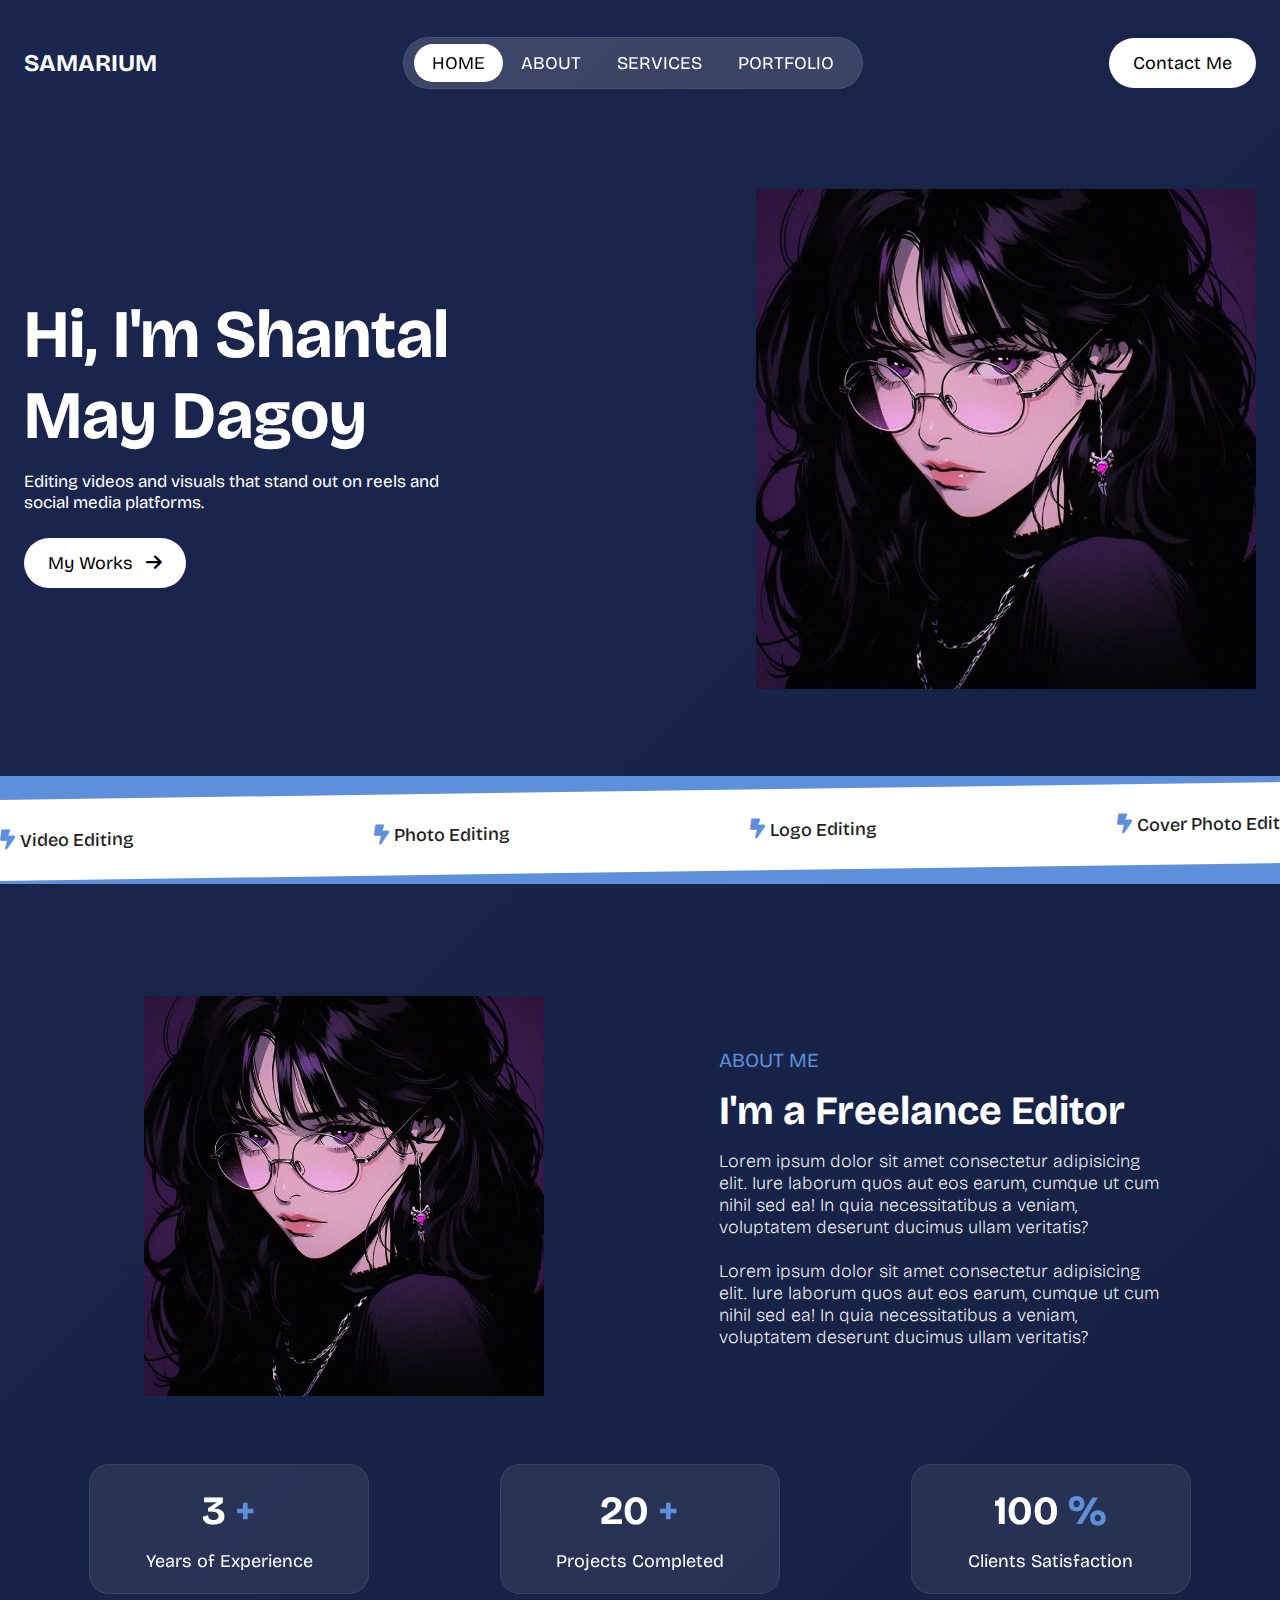
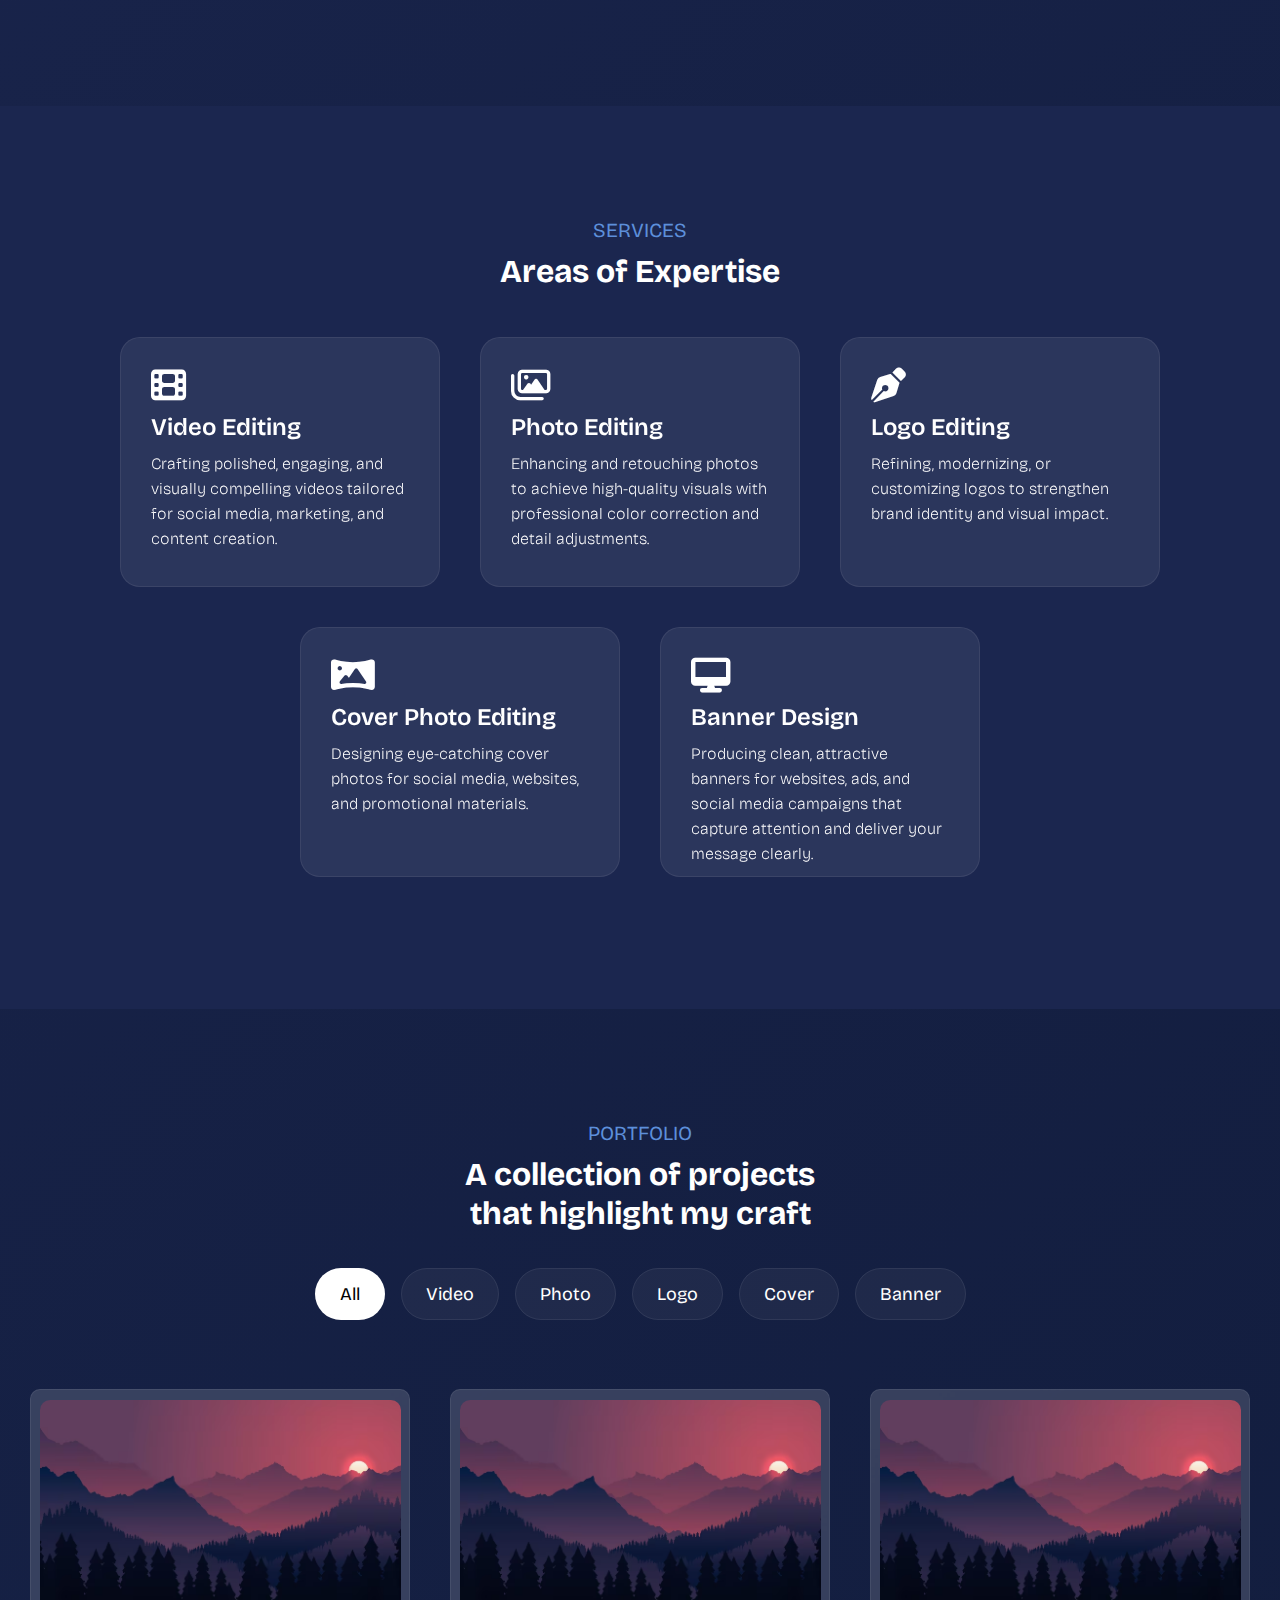
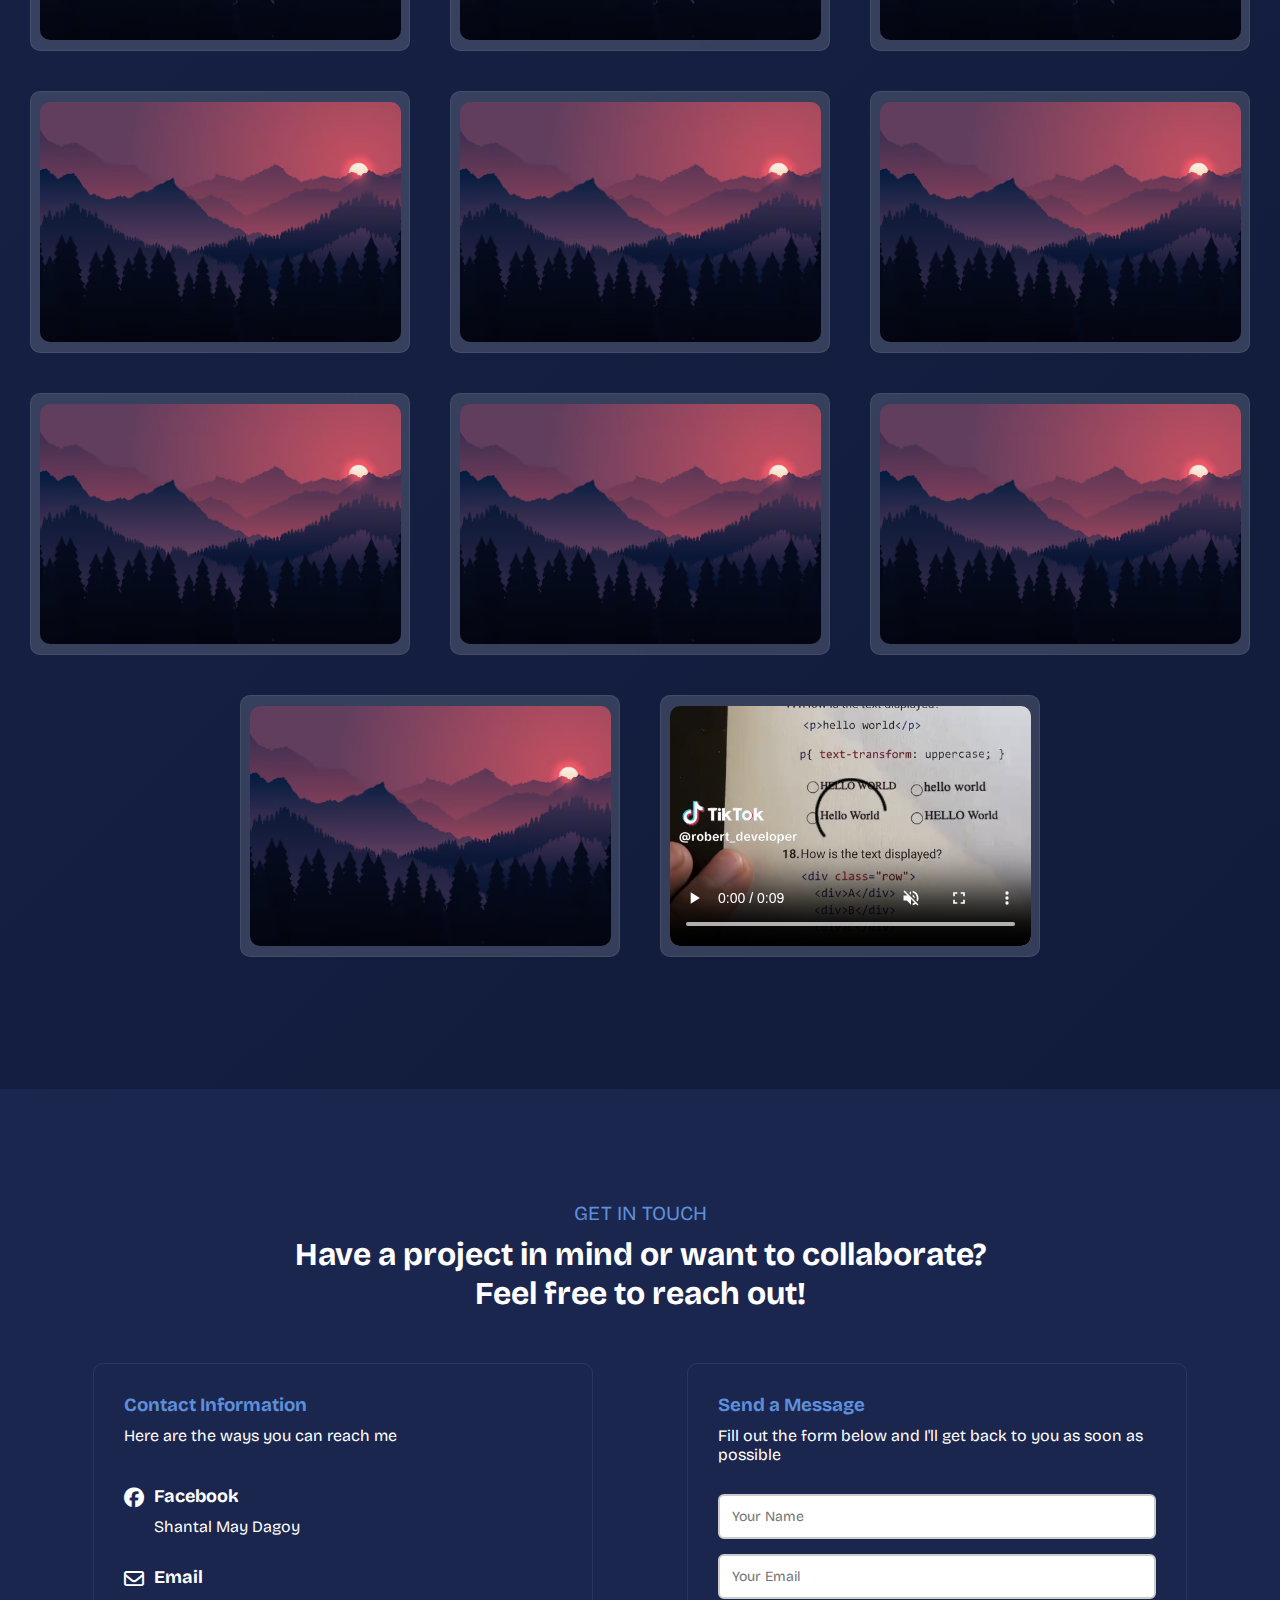
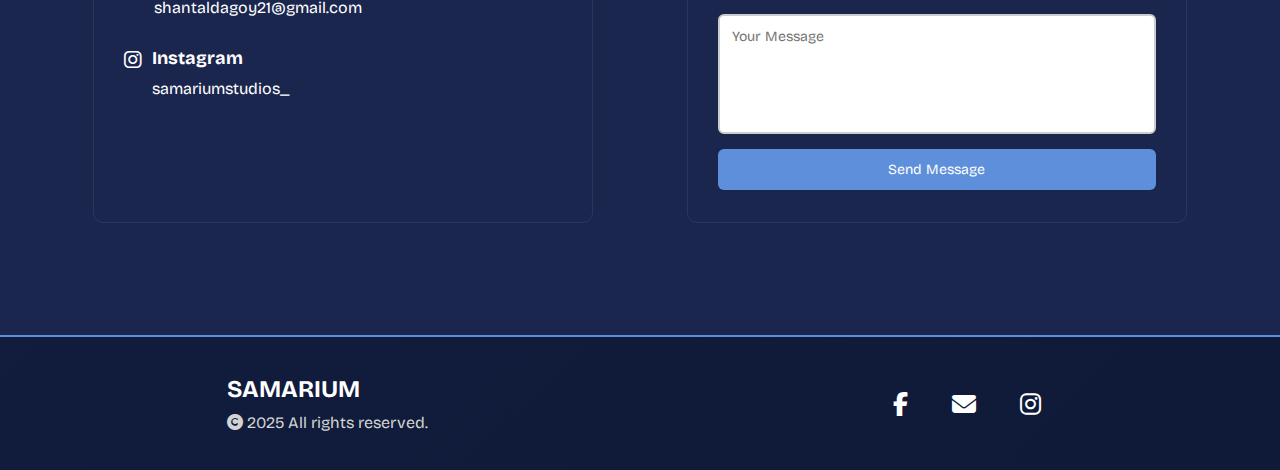
<file: index.html>
<!DOCTYPE html>
<html lang="en">
<head>
    <meta charset="UTF-8">
    <meta name="viewport" content="width=device-width, initial-scale=1.0">
    <title>Samarium's Portfolio</title>
    <link rel="stylesheet" href="https://cdnjs.cloudflare.com/ajax/libs/font-awesome/6.7.1/css/all.min.css">
    <link rel="stylesheet" href="style.css">
</head>
<body>
    <header>
        <nav class="navbar wrapper slideDownD">
            <a href="#home" class="logo">Samarium</a>
            <ul class="navlist transparent">
                <li><a href="#home" class="nav-link active">Home</a></li>
                <li><a href="#about" class="nav-link">About</a></li>
                <li><a href="#services" class="nav-link">Services</a></li>
                <li><a href="#portfolio" class="nav-link">Portfolio</a></li>
            </ul>
            <a href="#contact" class="contactBtn">Contact Me</a>
        </nav>

        <nav class="mobile-nav slideDownD">
            <div class="mobile-header wrapper">
                <a href="#home" class="logo">Samarium</a>
                <button class="bar">
                    <i class="fas fa-bars open-icon"></i>
                    <i class="fa-solid fa-xmark close-icon hide"></i>
                </button>
            </div>
            
            <div class="mobile-navnav hide">
                <ul class="mobile-navLinks wrapper ">
                    <li><a href="#home" class="mobile-link active">Home</a></li>
                    <li><a href="#about" class="mobile-link">About</a></li>
                    <li><a href="#services" class="mobile-link">Services</a></li>
                    <li><a href="#portfolio" class="mobile-link">Portfolio</a></li>
                    <li><a href="#contact" class="mobile-link">Contact</a></li>
                </ul>

                <div class="mobile-socmed wrapper">
                    <ul>
                        <li><a href="https://www.facebook.com/smandresd" target="_blank"><i class="fa-brands fa-facebook-f"></i></a></li>
                        <li><a href="" target="_blank"><i class="fa-solid fa-envelope"></i></a></li>
                        <li><a href="https://www.instagram.com/samariumstudios_/" target="_blank"><i class="fa-brands fa-instagram"></i></a></li>
                    </ul>
                </div>
            </div>
            
        </nav>
    </header>
    <main>
        <section id="home">
            <div class="hero-section wrapper">
                <div class="hero-text slideRightR">
                    <h1>Hi, I'm Shantal May Dagoy</h1>
                    <p>Editing videos and visuals that stand out on reels and social media platforms.</p>
                    <a href="#portfolio" class="myWorksBtn">My Works <i class="fa-solid fa-arrow-right"></i></a>
                </div>
                <div class="hero-image slideLeftL">
                    <img src="ngi.jpg" alt="">
                </div>
            </div>
            <div class="hero-bottom">
                <div class="banner-content">
                    <div class="banner-track">
                        <span><i class="fa-solid fa-bolt-lightning"></i>Video Editing</span>
                        <span><i class="fa-solid fa-bolt-lightning"></i>Photo Editing</span>
                        <span><i class="fa-solid fa-bolt-lightning"></i>Logo Editing</span>
                        <span><i class="fa-solid fa-bolt-lightning"></i>Cover Photo Editing</span>
                        <span><i class="fa-solid fa-bolt-lightning"></i>Banner Designing</span>
                        
                        <span><i class="fa-solid fa-bolt-lightning"></i>Video Editing</span>
                        <span><i class="fa-solid fa-bolt-lightning"></i>Photo Editing</span>
                        <span><i class="fa-solid fa-bolt-lightning"></i>Logo Editing</span>
                        <span><i class="fa-solid fa-bolt-lightning"></i>Cover Photo Editing</span>
                        <span><i class="fa-solid fa-bolt-lightning"></i>Banner Designing</span>
                    </div>
                </div>
            </div>
        </section>
        <section id="about">
            <div class="about-section wrapper">
                <div class="about-content">
                    <div class="about-image ">
                        <img src="ngi.jpg" alt="">
                    </div>
                    <div class="about-details">
                        <h3 class="title ">ABOUT ME</h3>
                        <h2 class="title-des">I'm a Freelance Editor</h2>
                        <p>Lorem ipsum dolor sit amet consectetur adipisicing elit. Iure laborum quos aut eos earum, cumque ut cum nihil sed ea! In quia necessitatibus a veniam, voluptatem deserunt ducimus ullam veritatis? <br><br>Lorem ipsum dolor sit amet consectetur adipisicing elit. Iure laborum quos aut eos earum, cumque ut cum nihil sed ea! In quia necessitatibus a veniam, voluptatem deserunt ducimus ullam veritatis?</p>
                    </div>
                </div>
                <div class="about-stats">
                    <div class="stat transparent">
                        <h1>3 <span>+</span></h1>
                        <p>Years of Experience</p>
                    </div>
                    <div class="stat transparent">
                        <h1>20 <span>+</span></h1>
                        <p>Projects Completed</p>
                    </div>
                    <div class="stat transparent">
                        <h1>100 <span>%</span></h1>
                        <p>Clients Satisfaction</p>
                    </div>
                </div>
            </div>
        </section>
        <section id="services" class="service">
            <div class="service-section wrapper">
                <div class="service-content">
                    <div class="service-header ">
                        <h3 class="title">SERVICES</h3>
                        <h1 class="title-des">Areas of Expertise</h1>
                    </div>
                    <div class="service-boxes ">
                        <div class="box transparent">
                            <i class="fa-solid fa-film"></i>
                            <h1>Video Editing</h1>
                            <p>Crafting polished, engaging, and visually compelling videos tailored for social media, marketing, and content creation.</p>
                        </div>
                        <div class="box transparent">
                            <i class="fa-regular fa-images"></i>
                            <h1>Photo Editing</h1>
                            <p>Enhancing and retouching photos to achieve high-quality visuals with professional color correction and detail adjustments.</p>
                        </div>
                        <div class="box transparent">
                            <i class="fa-solid fa-pen-nib"></i>
                            <h1>Logo Editing</h1>
                            <p>Refining, modernizing, or customizing logos to strengthen brand identity and visual impact.</p>
                        </div>
                        <div class="box transparent">
                            <i class="fa-solid fa-panorama"></i>
                            <h1>Cover Photo Editing</h1>
                            <p>Designing eye-catching cover photos for social media, websites, and promotional materials.</p>
                        </div>
                        <div class="box transparent">
                            <i class="fa-solid fa-desktop"></i>
                            <h1>Banner Design</h1>
                            <p>Producing clean, attractive banners for websites, ads, and social media campaigns that capture attention and deliver your message clearly.</p>
                        </div>
                    </div>
                </div>
            </div>
        </section>
        <section id="portfolio">
            <div class="portfolio-section wrapper">
                <div class="portfolio-content">
                    <div class="portfolio-header">
                        <h3 class="title">PORTFOLIO</h3>
                        <h1 class="title-des">A collection of projects <br> that highlight my craft</h1>
                    </div>
                    <div class="portfolio-list">
                        <ul class="pList">
                            <li><a href="#all" class="nav-option active" data-filter="all">All</a></li>
                            <li><a href="#video" class="nav-option" data-filter="video">Video</a></li>
                            <li><a href="#photo" class="nav-option" data-filter="photo">Photo</a></li>
                            <li><a href="#logo" class="nav-option" data-filter="logo">Logo</a></li>
                            <li><a href="#cover" class="nav-option" data-filter="cover">Cover</a></li>
                            <li><a href="#banner" class="nav-option" data-filter="banner">Banner</a></li>
                        </ul>
                    </div>
                    <div class="portfolio-crafts">
                        <div class="craft transparent" data-category="photo">
                            <img src="dtopimg.avif" alt="">
                        </div>
                        <div class="craft transparent" data-category="photo">
                            <img src="dtopimg.avif" alt="">
                        </div>
                        <div class="craft transparent" data-category="photo">
                            <img src="dtopimg.avif" alt="">
                        </div>
                        <div class="craft transparent" data-category="photo">
                            <img src="dtopimg.avif" alt="">
                        </div>
                        <div class="craft transparent" data-category="logo">
                            <img src="dtopimg.avif" alt="">
                        </div>
                        <div class="craft transparent" data-category="logo">
                            <img src="dtopimg.avif" alt="">
                        </div>
                        <div class="craft transparent" data-category="cover">
                            <img src="dtopimg.avif" alt="">
                        </div>
                        <div class="craft transparent" data-category="cover">
                            <img src="dtopimg.avif" alt="">
                        </div>
                        <div class="craft transparent" data-category="photo">
                            <img src="dtopimg.avif" alt="">
                        </div>
                         <div class="craft transparent" data-category="banner">
                            <img src="dtopimg.avif" alt="">
                        </div>
                        <div class="craft transparent" data-category="video">
                            <video src="vid1.mp4" controls muted></video>
                        </div>
                </div>
            </div>
        </section>
        <section id="contact">
            <div class="contact-section wrapper">
                <div class="contact-content">
                    <div class="contact-header">
                        <h3 class="title">GET IN TOUCH</h3>
                        <h1 class="title-des">Have a project in mind or want to collaborate? <br> Feel free to reach out!</h1>
                    </div>
                    <div class="contact-container">
                        <div class="contact-info con">
                            <h3>Contact Information</h3>
                            <p>Here are the ways you can reach me</p>
                            <div class="socmeds">
                                <div class="socmed">
                                    <div class="socmed-icon"><i class="fa-brands fa-facebook"></i></div>
                                    <div class="socmed-name">
                                        <h5>Facebook</h5>
                                        <p>Shantal May Dagoy</p>
                                    </div>
                                </div>
                                <div class="socmed">
                                    <div class="socmed-icon"><i class="fa-regular fa-envelope"></i></div>
                                    <div class="socmed-name">
                                        <h5>Email</h5>
                                        <p>shantaldagoy21@gmail.com</p>
                                    </div>
                                </div>
                                <div class="socmed">
                                    <div class="socmed-icon"><i class="fa-brands fa-instagram"></i></div>
                                    <div class="socmed-name">
                                        <h5>Instagram</h5>
                                        <p>samariumstudios_</p>
                                    </div>
                                </div>
                            </div>
                        </div>
                        <div class="contact-message con">
                            <h3>Send a Message</h3>
                            <p>Fill out the form below and I'll get back to you as soon as possible</p>
                            <div class="contact-inputs">
                                <form action="https://formsubmit.co/elycadieux@gmail.com" method="POST" data-netlify="true">
                                    <input type="text" placeholder="Your Name" required>
                                    <input type="text" placeholder="Your Email" required>
                                    <textarea name="msg" id="msg" placeholder="Your Message" required></textarea>
                                    <button type="submit" class="sendMsg">Send Message</button>
                                </form>
                            </div>
                        </div>
                    </div>
                </div>
            </div>
        </section>
    </main>
    <footer>
        <div class="footer-section">
            <div class="footer-name">
                <a href="#home">Samarium</a>
                <p><i class="fa-solid fa-copyright"></i> 2025 All rights reserved.</p>
            </div>
            <div class="footer-links">
                <div class="footer-socmed">
                    <ul>
                        <li><a href="https://www.facebook.com/smandresd" target="_blank"><i class="fa-brands fa-facebook-f"></i></a></li>
                        <li><a href="" target="_blank"><i class="fa-solid fa-envelope"></i></a></li>
                        <li><a href="https://www.instagram.com/samariumstudios_/" target="_blank"><i class="fa-brands fa-instagram"></i></a></li>
                    </ul>
                </div>
            </div>
        </div>
    </footer>
    <script src="script.js"></script>
</body>
</html>
</file>
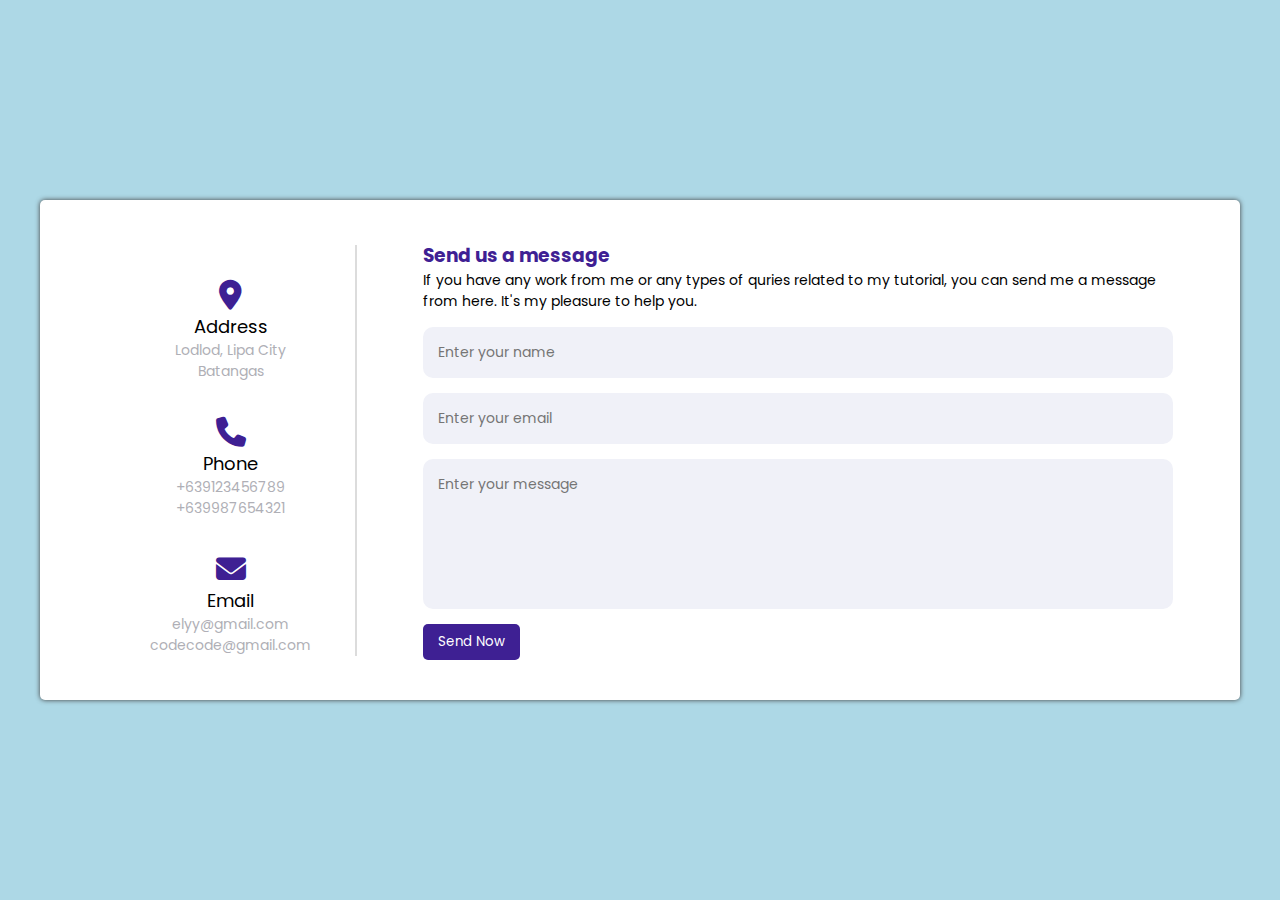
<file: contactForm/index.html>
<!DOCTYPE html>
<html lang="en">
<head>
    <meta charset="UTF-8">
    <meta name="viewport" content="width=device-width, initial-scale=1.0">
    <title>Contact Form</title>
    <link rel="stylesheet" href="https://cdnjs.cloudflare.com/ajax/libs/font-awesome/6.7.1/css/all.min.css">
    <link rel="stylesheet" href="style.css">
</head>
<body>
    <div class="container">
        <div class="details">
            <div class="details-container">
                <i class="fa-solid fa-location-dot icon"></i>
                <h3>Address</h3>
                <p>Lodlod, Lipa City <br> Batangas</p>
            </div>
            <div class="details-container">
                <i class="fa-solid fa-phone icon"></i>
                <h3>Phone</h3>
                <p>+639123456789 <br> +639987654321</p>
            </div>
            <div class="details-container">
                <i class="fa-solid fa-envelope icon"></i>
                <h3>Email</h3>
                <p>elyy@gmail.com <br> codecode@gmail.com</p>
            </div>
        </div>
        <div class="sendMsg">
            <h3 class="mainColor">Send us a message</h3>
            <p>If you have any work from me or any types of quries related to my tutorial, you can send me a message from here. It's my pleasure to help you.</p>
            <div class="inputs">
                <input type="text" placeholder="Enter your name">
                <input type="text" placeholder="Enter your email">
                <textarea class="msg" placeholder="Enter your message"></textarea>
            </div>
            <button class="sendNow">Send Now</button>
        </div>
    </div>
</body>
</html>
</file>
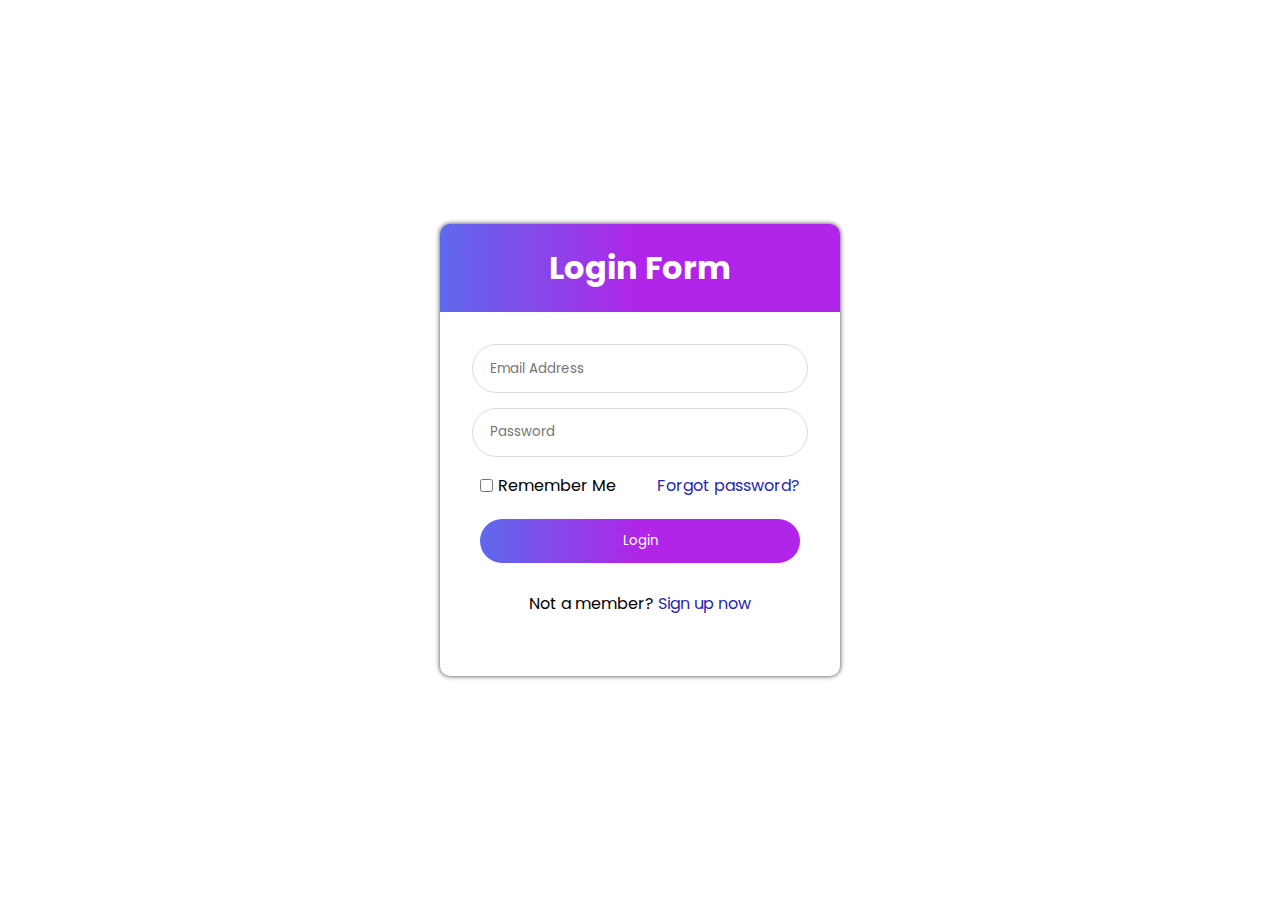
<file: loginForm/index.html>
<!DOCTYPE html>
<html lang="en">
<head>
    <meta charset="UTF-8">
    <meta name="viewport" content="width=device-width, initial-scale=1.0">
    <title>Login Form</title>
    <link rel="stylesheet" href="https://cdnjs.cloudflare.com/ajax/libs/font-awesome/6.7.1/css/all.min.css">
    <link rel="stylesheet" href="style.css">
</head>
<body>
    <div class="container">
        <div class="title-container">
            <h1>Login Form</h1>
        </div>
        <div class="input-container">
            <input type="text" placeholder="Email Address">
            <input type="text" placeholder="Password">
        </div>
        <div class="other-container">
            <div class="checkBox">
                <input type="checkbox">Remember Me
            </div>
            <div class="forgot">
                <a href="">Forgot password?</a>
            </div>
        </div>
        <button class="loginBtn">Login</button>
        <p>Not a member? <a href="">Sign up now</a></p>
    </div>
</body>
</html>
</file>
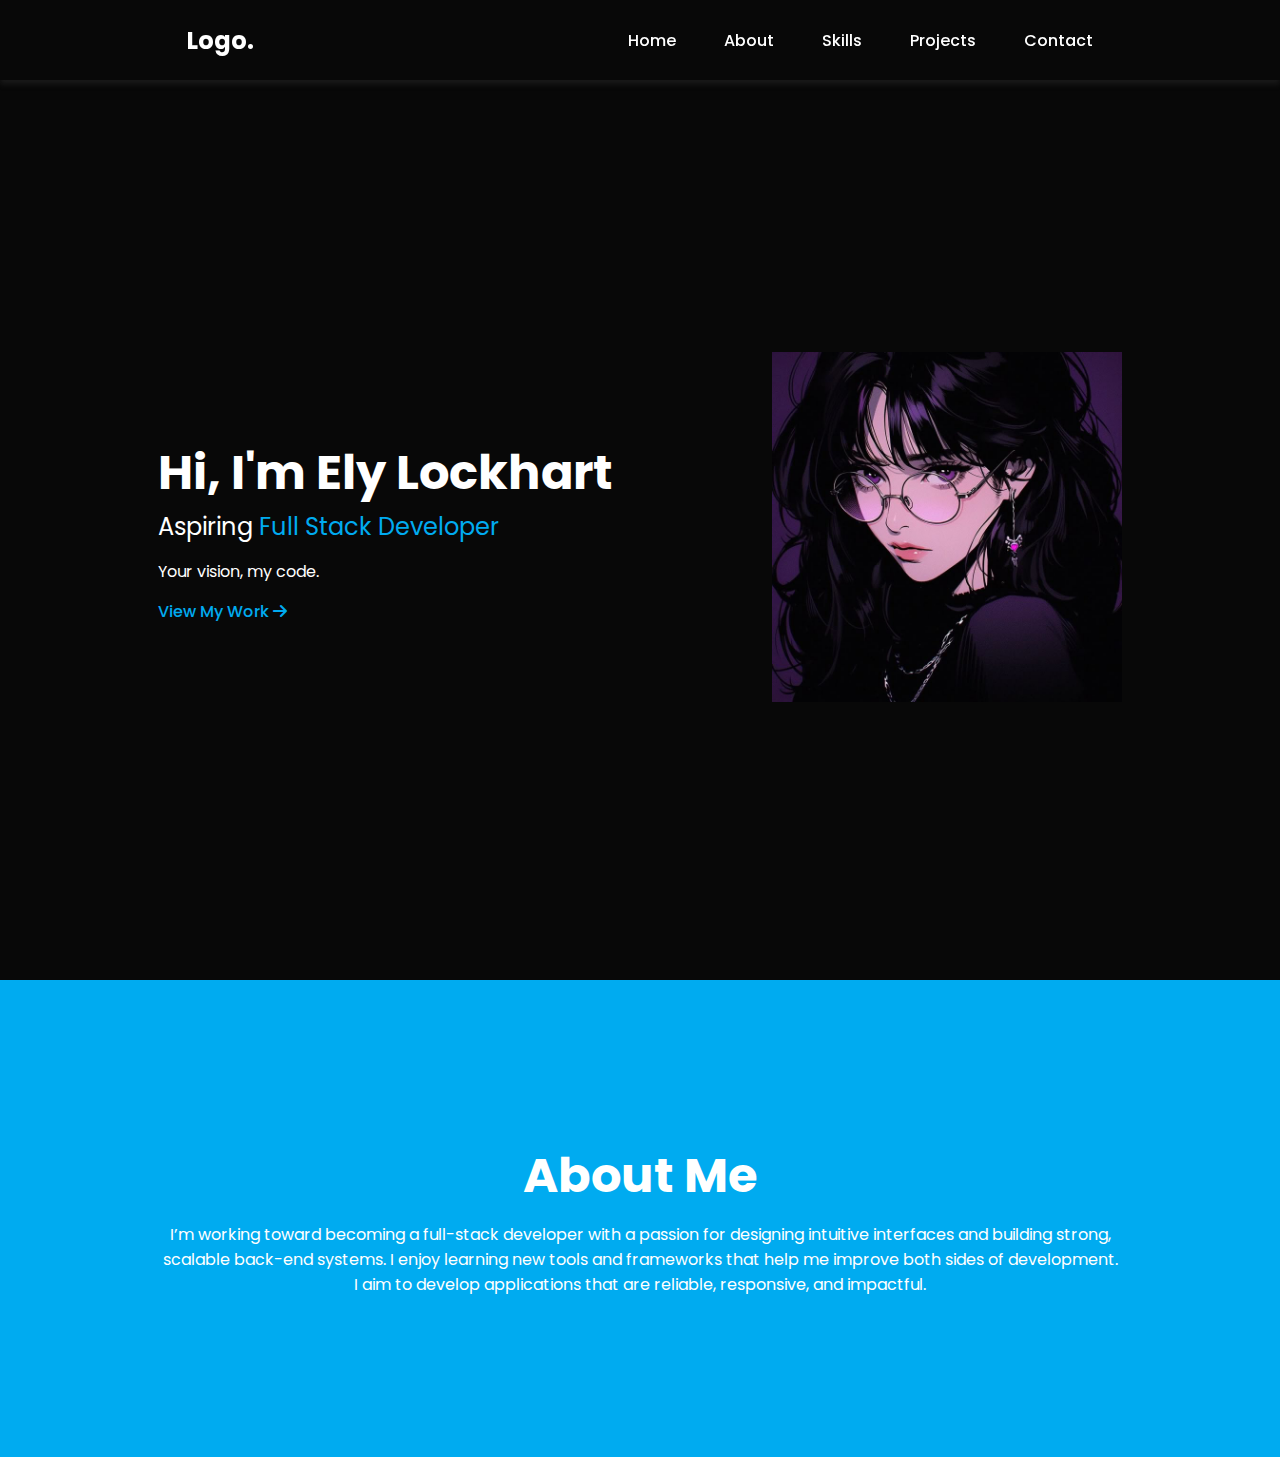
<file: portfolio/index.html>
<!DOCTYPE html>
<html lang="en">
<head>
    <meta charset="UTF-8">
    <meta name="viewport" content="width=device-width, initial-scale=1.0">
    <title>Document</title>
    <link rel="stylesheet" href="https://cdnjs.cloudflare.com/ajax/libs/font-awesome/6.7.1/css/all.min.css">
    <link rel="stylesheet" href="style.css">
</head>
<body>
    <header>
        <nav>
            <a href="#" class="logo">Logo.</a>

            <ul class="nav-list gap-3">
                <li><a href="#home">Home</a></li>
                <li><a href="#about">About</a></li>
                <li><a href="#skills">Skills</a></li>
                <li><a href="#projects">Projects</a></li>
                <li><a href="#contact">Contact</a></li>
            </ul>
        </nav>
    </header>

    <main>
        <section id="home">
            <div class="hero-section">
                <div class="text-container">
                    <h1>Hi, I'm Ely Lockhart</h1>
                    <h3 class="normal-weight">Aspiring <span>Full Stack Developer</span></h3>
                    <p class="margin-small">Your vision, my code.</p>
                    <a href="view-work">View My Work <i class="fa-solid fa-arrow-right"></i></a>
                </div>
                <div class="hero-image">
                    <img src="heroImg.jpg" alt="">
                </div>
            </div>
        </section>
        <section id="about">
            <div class="about-section">
                <h1>About Me</h1>
                <p>I’m working toward becoming a full-stack developer with a passion for designing intuitive interfaces and building strong, scalable back-end systems. I enjoy learning new tools and frameworks that help me improve both sides of development. I aim to develop applications that are reliable, responsive, and impactful.</p>
            </div>
        </section>
    </main>
</body>
</html>
</file>
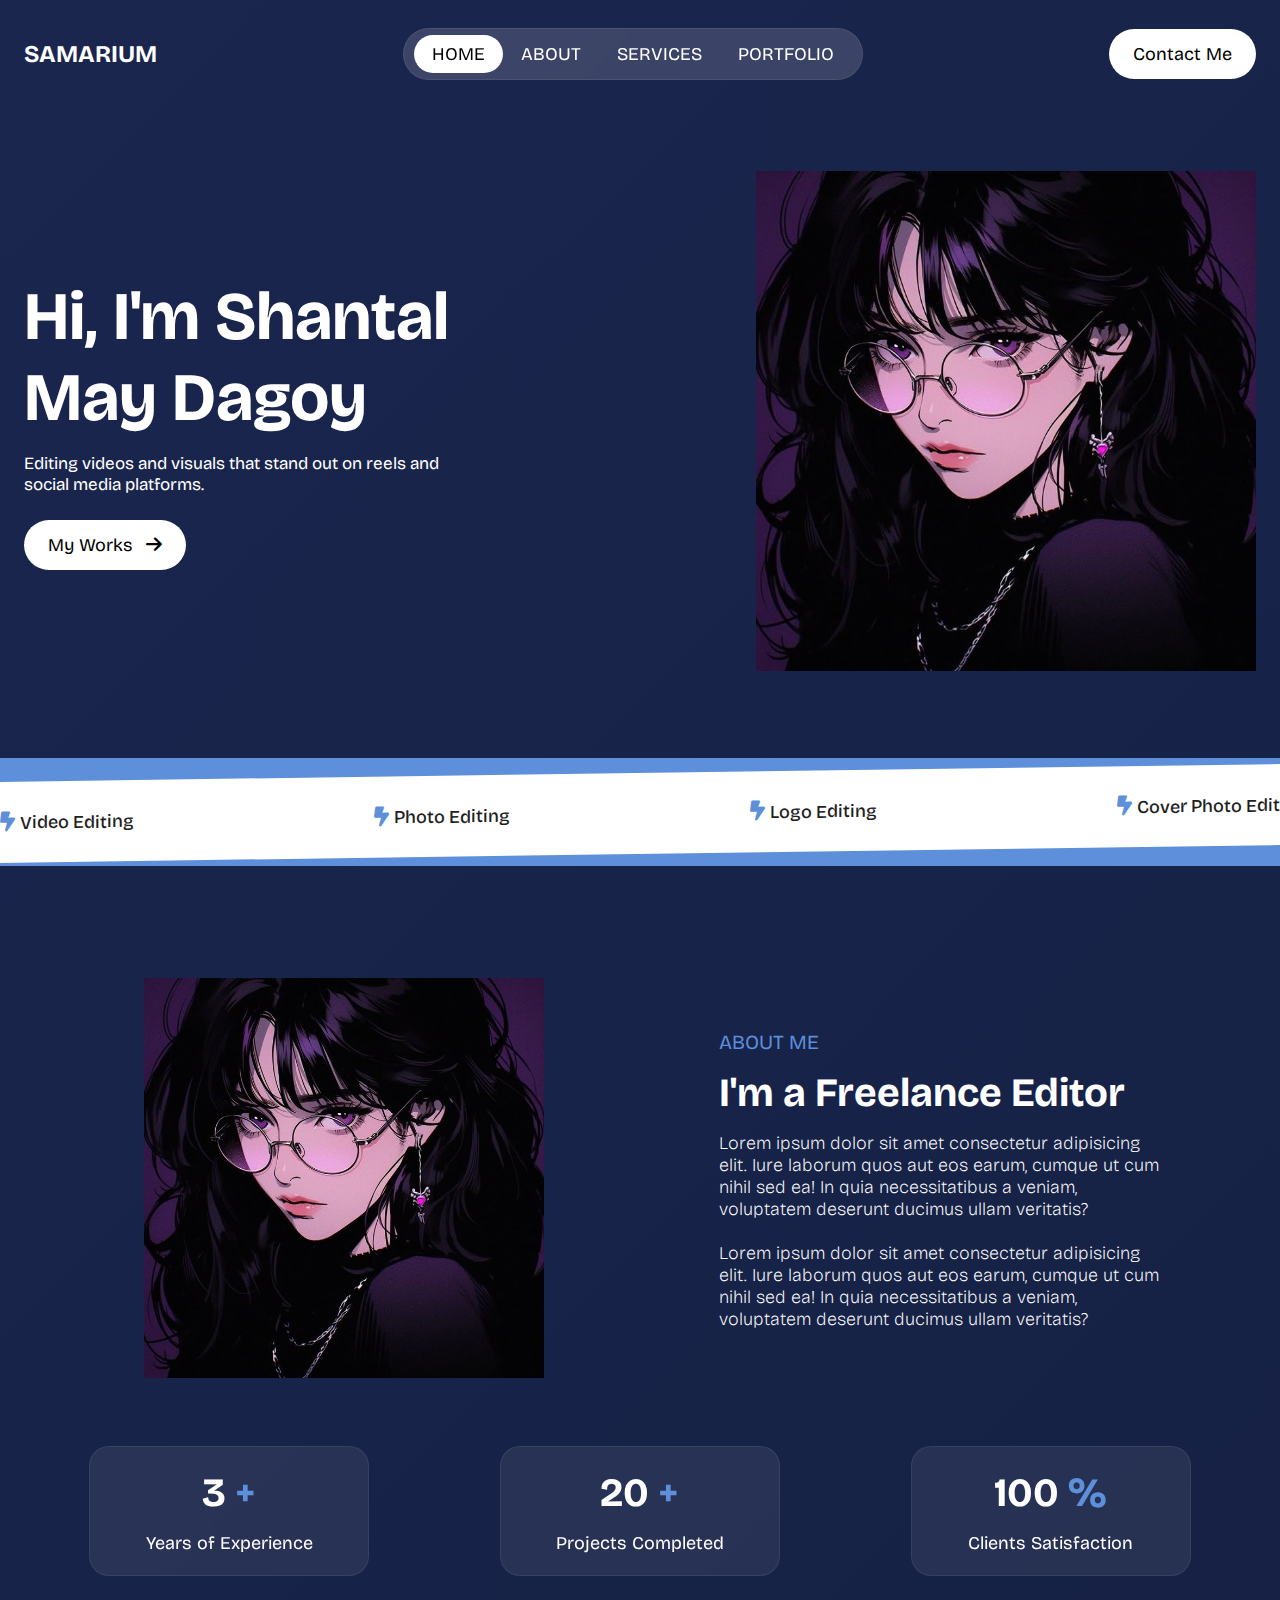
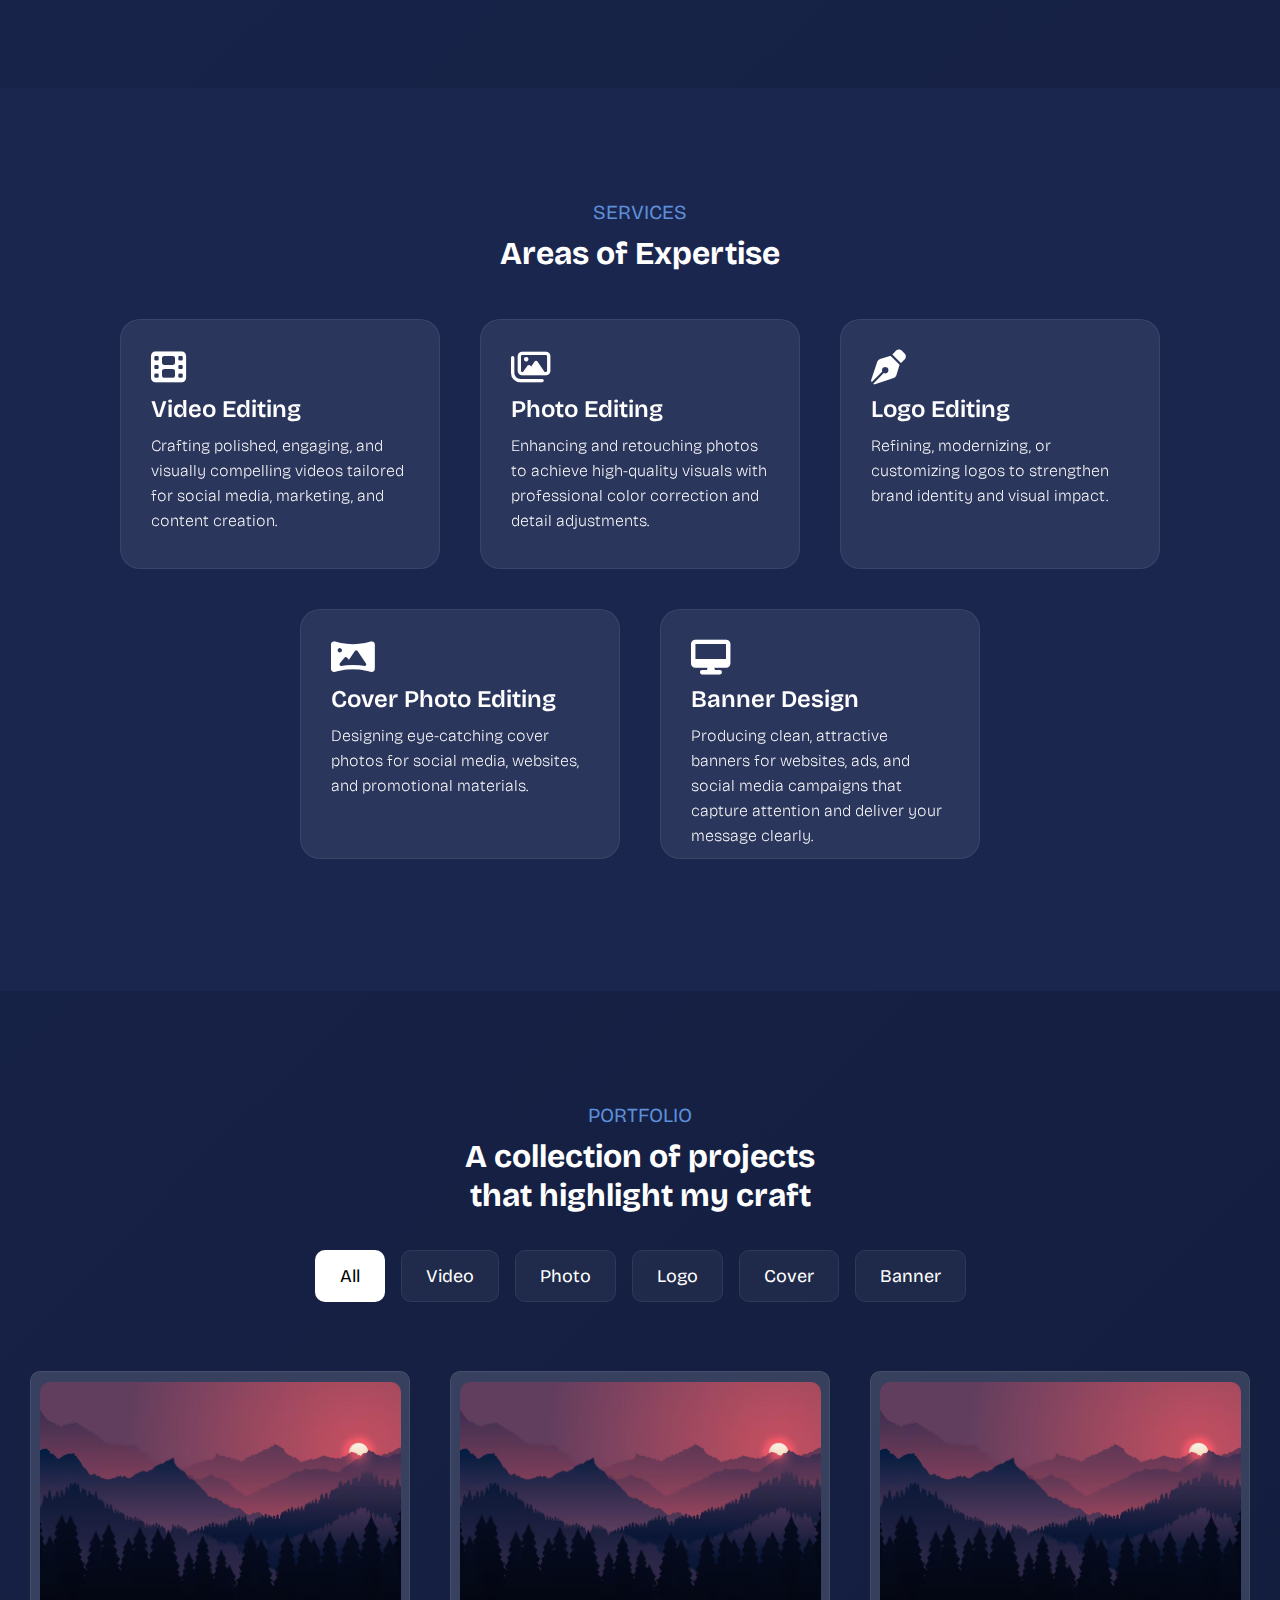
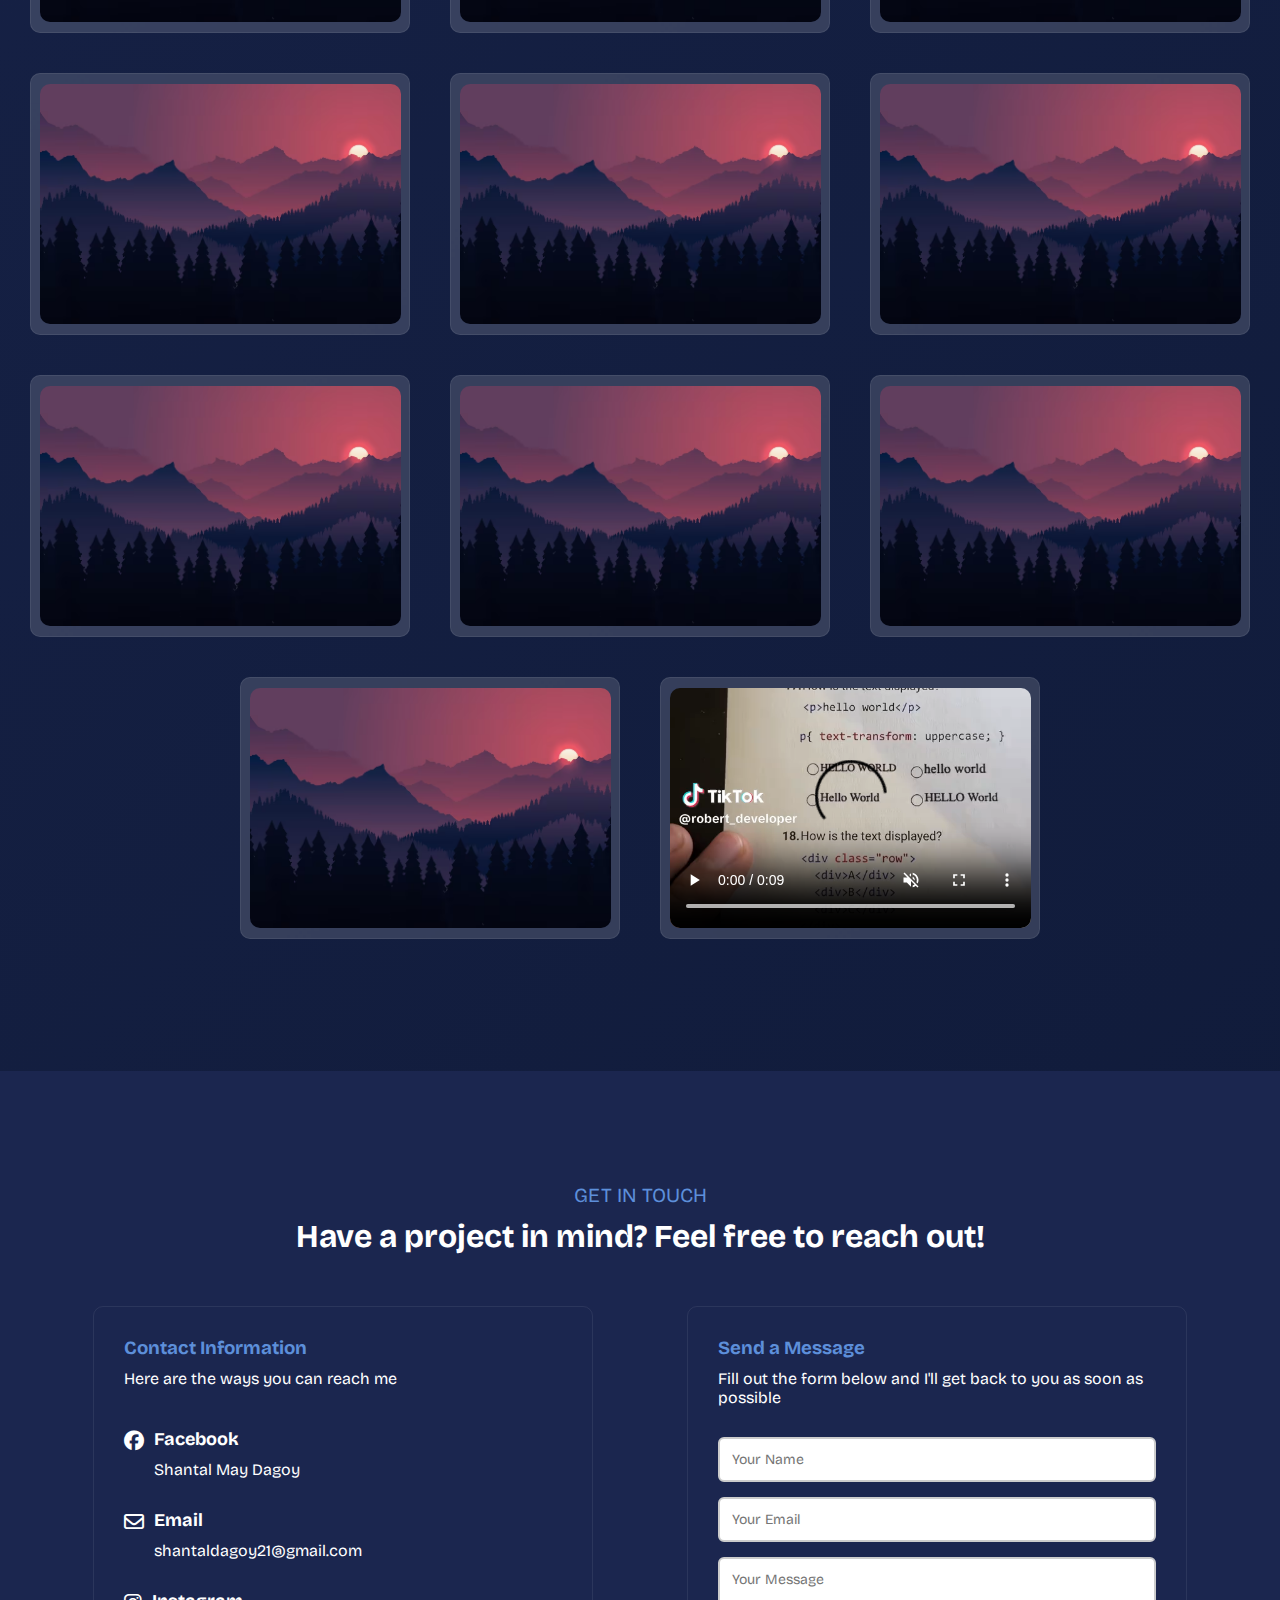
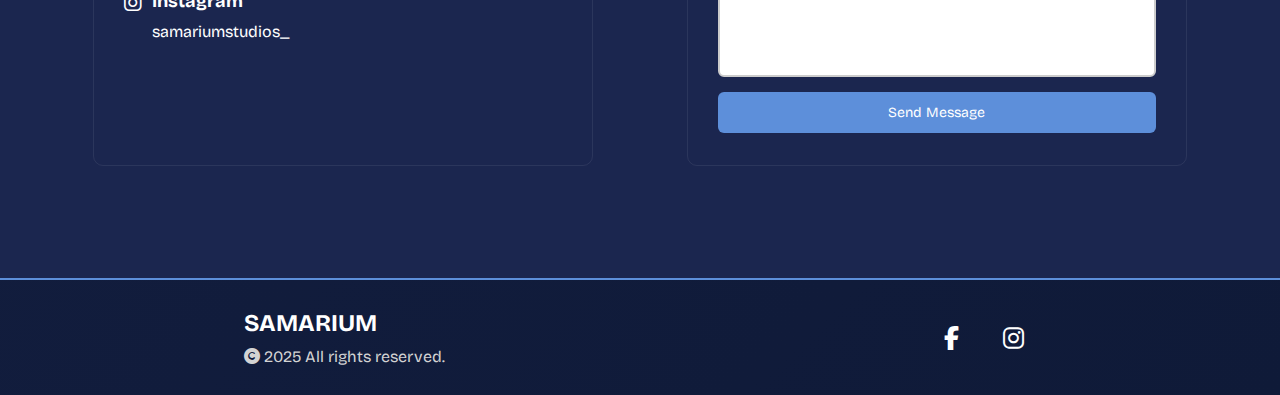
<file: portfolioS/index.html>
<!DOCTYPE html>
<html lang="en">
<head>
    <meta charset="UTF-8">
    <meta name="viewport" content="width=device-width, initial-scale=1.0">
    <title>Samarium's Portfolio</title>
    <link rel="stylesheet" href="https://cdnjs.cloudflare.com/ajax/libs/font-awesome/6.7.1/css/all.min.css">
    <link rel="stylesheet" href="./style.css">
</head>
<body>
    <header>
        <nav class="navbar wrapper slideDownD">
            <a href="#home" class="logo">Samarium</a>
            <ul class="navlist transparent">
                <li><a href="#home" class="nav-link active">Home</a></li>
                <li><a href="#about" class="nav-link">About</a></li>
                <li><a href="#services" class="nav-link">Services</a></li>
                <li><a href="#portfolio" class="nav-link">Portfolio</a></li>
            </ul>
            <a href="#contact" class="contactBtn">Contact Me</a>
        </nav>
        <nav class="mobile-nav slideDownD">
            <div class="mobile-header wrapper">
                <a href="#home" class="logo">Samarium</a>
                <button class="bar">
                    <i class="fas fa-bars open-icon"></i>
                    <i class="fa-solid fa-xmark close-icon hide"></i>
                </button>
            </div>
            
            <div class="mobile-navnav hide">
                <ul class="mobile-navLinks wrapper ">
                    <li><a href="#home" class="mobile-link active">Home</a></li>
                    <li><a href="#about" class="mobile-link">About</a></li>
                    <li><a href="#services" class="mobile-link">Services</a></li>
                    <li><a href="#portfolio" class="mobile-link">Portfolio</a></li>
                    <li><a href="#contact" class="mobile-link">Contact</a></li>
                </ul>

                <div class="mobile-socmed wrapper">
                    <ul>
                        <li><a href="https://www.facebook.com/smandresd" target="_blank"><i class="fa-brands fa-facebook-f"></i></a></li>
                        <li><a href="https://www.instagram.com/samariumstudios_/" target="_blank"><i class="fa-brands fa-instagram"></i></a></li>
                    </ul>
                </div>
            </div>
            
        </nav>
    </header>
    <main>
        <section id="home">
            <div class="hero-section wrapper">
                <div class="hero-text slideRightR">
                    <h1>Hi, I'm Shantal May Dagoy</h1>
                    <p>Editing videos and visuals that stand out on reels and social media platforms.</p>
                    <a href="#portfolio" class="myWorksBtn">My Works <i class="fa-solid fa-arrow-right"></i></a>

                </div>
                <div class="hero-image slideLeftL">
                    <img src="assets/ngi.jpg" alt="">
                </div>
            </div>
            <div class="hero-bottom">
                <div class="banner-content">
                    <div class="banner-track">
                        <span><i class="fa-solid fa-bolt-lightning"></i>Video Editing</span>
                        <span><i class="fa-solid fa-bolt-lightning"></i>Photo Editing</span>
                        <span><i class="fa-solid fa-bolt-lightning"></i>Logo Editing</span>
                        <span><i class="fa-solid fa-bolt-lightning"></i>Cover Photo Editing</span>
                        <span><i class="fa-solid fa-bolt-lightning"></i>Banner Designing</span>
                        
                        <span><i class="fa-solid fa-bolt-lightning"></i>Video Editing</span>
                        <span><i class="fa-solid fa-bolt-lightning"></i>Photo Editing</span>
                        <span><i class="fa-solid fa-bolt-lightning"></i>Logo Editing</span>
                        <span><i class="fa-solid fa-bolt-lightning"></i>Cover Photo Editing</span>
                        <span><i class="fa-solid fa-bolt-lightning"></i>Banner Designing</span>
                    </div>
                </div>
            </div>
        </section>
        <section id="about">
            <div class="about-section wrapper">
                <div class="about-content">
                    <div class="about-image">
                        <img src="assets/ngi.jpg" alt="">
                    </div>
                    <div class="about-details">
                        <h3 class="title ">ABOUT ME</h3>
                        <h2 class="title-des">I'm a Freelance Editor</h2>
                        <p>Lorem ipsum dolor sit amet consectetur adipisicing elit. Iure laborum quos aut eos earum, cumque ut cum nihil sed ea! In quia necessitatibus a veniam, voluptatem deserunt ducimus ullam veritatis? <br><br>Lorem ipsum dolor sit amet consectetur adipisicing elit. Iure laborum quos aut eos earum, cumque ut cum nihil sed ea! In quia necessitatibus a veniam, voluptatem deserunt ducimus ullam veritatis?</p>
                    </div>
                </div>
                <div class="about-stats">
                    <div class="stat transparent">
                        <h1>3 <span>+</span></h1>
                        <p>Years of Experience</p>
                    </div>
                    <div class="stat transparent">
                        <h1>20 <span>+</span></h1>
                        <p>Projects Completed</p>
                    </div>
                    <div class="stat transparent">
                        <h1>100 <span>%</span></h1>
                        <p>Clients Satisfaction</p>
                    </div>
                </div>
            </div>
        </section>
        <section id="services" class="service">
            <div class="service-section wrapper">
                <div class="service-content">
                    <div class="service-header ">
                        <h3 class="title">SERVICES</h3>
                        <h1 class="title-des">Areas of Expertise</h1>
                    </div>
                    <div class="service-boxes ">
                        <div class="box transparent">
                            <i class="fa-solid fa-film"></i>
                            <h1>Video Editing</h1>
                            <p>Crafting polished, engaging, and visually compelling videos tailored for social media, marketing, and content creation.</p>
                        </div>
                        <div class="box transparent">
                            <i class="fa-regular fa-images"></i>
                            <h1>Photo Editing</h1>
                            <p>Enhancing and retouching photos to achieve high-quality visuals with professional color correction and detail adjustments.</p>
                        </div>
                        <div class="box transparent">
                            <i class="fa-solid fa-pen-nib"></i>
                            <h1>Logo Editing</h1>
                            <p>Refining, modernizing, or customizing logos to strengthen brand identity and visual impact.</p>
                        </div>
                        <div class="box transparent">
                            <i class="fa-solid fa-panorama"></i>
                            <h1>Cover Photo Editing</h1>
                            <p>Designing eye-catching cover photos for social media, websites, and promotional materials.</p>
                        </div>
                        <div class="box transparent">
                            <i class="fa-solid fa-desktop"></i>
                            <h1>Banner Design</h1>
                            <p>Producing clean, attractive banners for websites, ads, and social media campaigns that capture attention and deliver your message clearly.</p>
                        </div>
                    </div>
                </div>
            </div>
        </section>
        <section id="portfolio">
            <div class="portfolio-section wrapper">
                <div class="portfolio-content">
                    <div class="portfolio-header">
                        <h3 class="title">PORTFOLIO</h3>
                        <h1 class="title-des">A collection of projects <br> that highlight my craft</h1>
                    </div>
                    <div class="portfolio-list">
                        <ul class="pList">
                            <li><a href="#all" class="nav-option active" data-filter="all">All</a></li>
                            <li><a href="#video" class="nav-option" data-filter="video">Video</a></li>
                            <li><a href="#photo" class="nav-option" data-filter="photo">Photo</a></li>
                            <li><a href="#logo" class="nav-option" data-filter="logo">Logo</a></li>
                            <li><a href="#cover" class="nav-option" data-filter="cover">Cover</a></li>
                            <li><a href="#banner" class="nav-option" data-filter="banner">Banner</a></li>
                        </ul>
                    </div>
                    <div class="portfolio-crafts">
                        <div class="craft transparent" data-category="photo">
                            <img src="assets/dtopimg.avif" alt="">
                        </div>
                        <div class="craft transparent" data-category="photo">
                            <img src="assets/dtopimg.avif" alt="">
                        </div>
                        <div class="craft transparent" data-category="photo">
                            <img src="assets/dtopimg.avif" alt="">
                        </div>
                        <div class="craft transparent" data-category="photo">
                            <img src="assets/dtopimg.avif" alt="">
                        </div>
                        <div class="craft transparent" data-category="logo">
                            <img src="assets/dtopimg.avif" alt="">
                        </div>
                        <div class="craft transparent" data-category="logo">
                            <img src="assets/dtopimg.avif" alt="">
                        </div>
                        <div class="craft transparent" data-category="cover">
                            <img src="assets/dtopimg.avif" alt="">
                        </div>
                        <div class="craft transparent" data-category="cover">
                            <img src="assets/dtopimg.avif" alt="">
                        </div>
                        <div class="craft transparent" data-category="photo">
                            <img src="assets/dtopimg.avif" alt="">
                        </div>
                         <div class="craft transparent" data-category="banner">
                            <img src="assets/dtopimg.avif" alt="">
                        </div>
                        <div class="craft transparent" data-category="video">
                            <video src="assets/vid1.mp4" controls muted></video>
                        </div>
                </div>
            </div>
        </section>
        <section id="contact">
            <div class="contact-section wrapper">
                <div class="contact-content">
                    <div class="contact-header">
                        <h3 class="title">GET IN TOUCH</h3>
                        <h1 class="title-des">Have a project in mind? Feel free to reach out!</h1>
                    </div>
                    <div class="contact-container">
                        <div class="contact-info con">
                            <h3>Contact Information</h3>
                            <p>Here are the ways you can reach me</p>
                            <div class="socmeds">
                                <div class="socmed">
                                    <div class="socmed-icon"><i class="fa-brands fa-facebook"></i></div>
                                    <div class="socmed-name">
                                        <h5>Facebook</h5>
                                        <p>Shantal May Dagoy</p>
                                    </div>
                                </div>
                                <div class="socmed">
                                    <div class="socmed-icon"><i class="fa-regular fa-envelope"></i></div>
                                    <div class="socmed-name">
                                        <h5>Email</h5>
                                        <p>shantaldagoy21@gmail.com</p>
                                    </div>
                                </div>
                                <div class="socmed">
                                    <div class="socmed-icon"><i class="fa-brands fa-instagram"></i></div>
                                    <div class="socmed-name">
                                        <h5>Instagram</h5>
                                        <p>samariumstudios_</p>
                                    </div>
                                </div>
                            </div>
                        </div>
                        <div class="contact-message con">
                            <h3>Send a Message</h3>
                            <p>Fill out the form below and I'll get back to you as soon as possible</p>
                            <div class="contact-inputs">
                                <form action="https://formsubmit.co/elycadieux@gmail.com" method="POST" data-netlify="true">
                                    <input type="text" placeholder="Your Name" required>
                                    <input type="text" placeholder="Your Email" required>
                                    <textarea name="msg" id="msg" placeholder="Your Message" required></textarea>
                                    <button type="submit" class="sendMsg">Send Message</button>
                                </form>
                            </div>
                        </div>
                    </div>
                </div>
            </div>
        </section>
    </main>
    <footer>
        <div class="footer-section">
            <div class="footer-name">
                <a href="#home">Samarium</a>
                <p><i class="fa-solid fa-copyright"></i> 2025 All rights reserved.</p>
            </div>
            <div class="footer-links">
                <div class="footer-socmed">
                    <ul>
                        <li><a href="https://www.facebook.com/smandresd" target="_blank"><i class="fa-brands fa-facebook-f"></i></a></li>
                        <li><a href="https://www.instagram.com/samariumstudios_/" target="_blank"><i class="fa-brands fa-instagram"></i></a></li>
                    </ul>
                </div>
            </div>
        </div>
    </footer>
    <script src="script.js"></script>
</body>
</html>
</file>
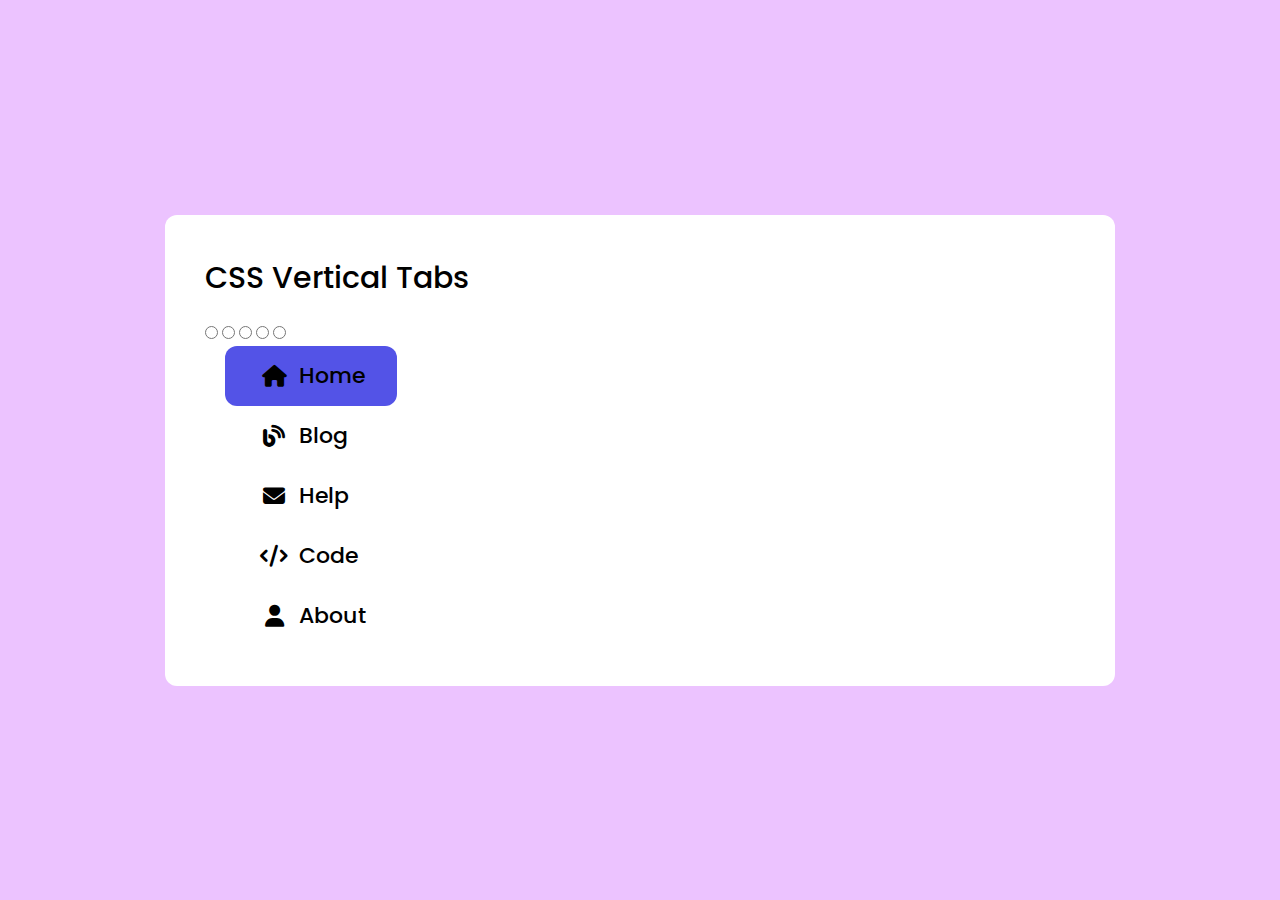
<file: verticalTabs/index.html>
<!DOCTYPE html>
<html lang="en">
<head>
    <meta charset="UTF-8">
    <meta name="viewport" content="width=device-width, initial-scale=1.0">
    <title>Vertical Tabs</title>
    <link rel="stylesheet" href="https://cdnjs.cloudflare.com/ajax/libs/font-awesome/6.7.1/css/all.min.css">
    <link rel="stylesheet" href="style.css">
</head>
<body>
    <div class="container">
        <h1 class="title">CSS Vertical Tabs</h1>
        <div class="content">
            <input type="radio" name="indicator" id="home">
            <input type="radio" name="indicator" id="blog">
            <input type="radio" name="indicator" id="help">
            <input type="radio" name="indicator" id="code">
            <input type="radio" name="indicator" id="about">
            <div class="tabs">
                <label for="home"><i class="fa-solid fa-house"></i>Home</label>
                <label for="blog"><i class="fa-solid fa-blog"></i>Blog</label>
                <label for="help"><i class="fa-solid fa-envelope"></i>Help</label>
                <label for="code"><i class="fa-solid fa-code"></i>Code</label>
                <label for="about"><i class="fa-solid fa-user"></i>About</label>
                <div class="indicator"></div>
        </div>
        </div>
        
    </div>
</body>
</html>
</file>
<file: style.css>
@import url('https://fonts.googleapis.com/css2?family=Bricolage+Grotesque:opsz,wght@12..96,200..800&display=swap');

*{
    padding: 0;
    margin: 0;
    box-sizing: border-box;
    font-family: "Bricolage Grotesque", sans-serif;
}
html{
    scroll-behavior: smooth;
}
body{
    background: linear-gradient(135deg, #1B264F, #0F1A38);
}
html, body{
    overflow-x: hidden;
}
:root{
    --bg-color: #1B264F;
    --main-color: #5d8fda;
    --transparent:#ffffff13;
    --white: white;
    --black: black;
}

#home , #about{
    scroll-margin-top: 25vh; 
}
#services{
    scroll-margin-top: 3vh; 
}
.wrapper{
    max-width: 1300px;
    margin: auto;
    padding-inline: 1.5rem;
}
.transparent{
    background: rgba(255,255,255,0.15);
    -webkit-backdrop-filter: blur(1px);
    backdrop-filter: blur(1px);
    border: 1px solid rgba(255,255,255,0.075);
}

/* Nav Section */
nav{
    height: 14vh;
    display: flex;
    justify-content: space-between;
    align-items: center;
}
.navlist{
    position: relative;
    display: flex;
    padding: 14px 10px;
    border-radius: 50px;
}
.nav-link{
    padding: 8px 18px;
    color: #fff;
    text-decoration: none;
    border-radius: 999px;
    transition: all 0.3s ease;
}
.nav-link.active{
    background-color: white;
    color: black;
}
.nav-link:not(.active):hover{
    background-color: rgba(255, 255, 255, 0.048);
}
.logo{
    cursor: pointer;
    font-size: 24px;
    font-weight: bold;
    transition: 0.3s ease;
}
.logo:hover{
    text-shadow: 0 0 10px #7AB8FF;
    transform: scale(1.1);
}
li{
    list-style: none;
}
a{
    text-decoration: none;
    color: var(--white);
    font-size: 18px;
    text-transform: uppercase;
}
.contactBtn , .myWorksBtn , .dlCV{
    background-color: var(--white);
    color: var(--black);
    padding: 14px 24px;
    font-size: 18px;
    border-radius: 50px;
    border: none;
    cursor: pointer;
    text-transform: none;
    transition: all 0.3s ease;
}
.contactBtn:hover, .myWorksBtn:hover , .dlCV:hover{
    background-color: #5d8fda;
    color: var(--white);
}
.myWorksBtn{
    text-transform: none;
    display: inline-block;
    margin-top: 10px;
}
.myWorksBtn i{
    margin-left: 8px;
}
.mobile-nav{
    display: none;
}
.mobile-header{
    display: none;
}

/* Home Section */
.hero-section{
    min-height: 70vh;
    gap: 2rem;
    display: flex;
    justify-content: space-between;
    align-items: center;
}
.hero-text{
    color: var(--white);
    max-width: 100%;
    width: 500px;
}
.hero-text h1 {
    font-size: 77px;
}
.hero-text p{
    margin: 15px 0;
    font-size: 18px;
}
.hero-image img{
    max-width: 100%;
    width: 500px;
}
.hero-bottom{
    margin-top: 20px;
    width: 100%;
    height: 12vh;
    padding-top: 15px;
    background-color: var(--main-color);
}
.banner-content{
    transform: skewY(-0.8deg);
    height: 9vh;
    background: var(--white);
    display: flex;
    align-items: center;
    color: #1f1f1f;
}
.banner-track{
    display: flex;
    align-items: center;
    gap: 15rem;
    white-space: nowrap;
    animation: scrollBanner 20s linear infinite;
}
.banner-track span{
    font-size: 18px;
    font-weight: 500;
}
.banner-content span i{
    margin-right: 5px;
    font-size: 20px;
    color: var(--main-color);
}

@keyframes scrollBanner {
    from {
        transform: translateX(0);
    }
    to {
        transform: translateX(-50%);
    }
}

/* About Section */
.about-content{
    margin-top: 7rem;
    display: flex;
    justify-content: space-around;
    align-items: center;
}
.about-details{
    max-width: 550px;
    width: 100%;
    color: var(--white);
}
.title{
    font-size: 20px;
    font-weight: 400;
    color: var(--main-color);
}
.title-des{
    margin: 10px 0;
}
.about-details h2{
    font-size: 40px;
    margin: 15px 0;
}
.about-details p{
    font-size: 18px;
    font-weight: 100;
}
.about-image img{
    max-width: 100%;
    width: 400px;
}
.dlCV{
    margin-top: 20px;
}
.about-stats{
    margin: 4rem 0 7rem 0;
    display: flex;
    justify-content: space-around;
    align-items: center;
}
.about-stats .stat{
    width: 280px;
    height: 130px;
    display: flex;
    flex-direction: column;
    justify-content: center;
    align-items: center;
    border-radius: 20px;
    color: var(--white);
    background-color: var(--transparent);
}
.about-stats .stat h1{
    font-size: 40px;
}
.about-stats .stat p{
    font-size: 18px;
    margin-top: 15px;
}
.about-stats .stat span{
    color: var(--main-color);
}

/* Services Section */
.service{
    background-color: #1B264F;
}
.service-section{
    color: var(--white);
    padding: 7rem 0;
}
.service-header, .portfolio-header{
    display: flex;
    flex-direction: column;
    justify-content: center;
    align-items: center;
}
.service-boxes{
    display: flex;
    justify-content: center;
    align-items: center;
    flex-wrap: wrap;
    margin-top: 1rem;
}
.service-boxes .box{
    width: 320px;
    height: 250px;
    display: flex;
    flex-direction: column;
    margin:20px;
    border-radius: 20px;
    padding: 30px;
    font-weight: 100;
    background-color: var(--transparent);
}
.service-boxes .box i{
    font-size: 35px;
}
.service-boxes .box h1{
    font-size: 24px;
    font-weight: 600;
    margin: 10px 0;
}
.service-boxes .box p{
    line-height: 25px;
    font-weight: lighter;
}

/* Portfolio Section */
.portfolio-section{
    padding: 7rem 0;
    color: var(--white);
    text-align: center;
}
.portfolio-list{
    display: flex;
    justify-content: center;
    align-items: center;
}
.portfolio-header h1{
    margin-bottom: 50px;
}
.pList{
    display: flex;
    gap: 1rem;
}
.nav-option{
    padding: 8px 18px;
    color: #fff;
    text-decoration: none;
    border-radius: 999px;
    transition: all 0.3s ease;
}
.nav-option.active{
    background-color: white;
    color: black;
}
.nav-option:not(.active):hover{
    background: rgba(255,255,255,0.15);
    -webkit-backdrop-filter: blur(1px);
    backdrop-filter: blur(1px);
}
.pList li a{
    padding: 14px 24px;
    background-color: rgba(255, 255, 255, 0.048);
    border: 1px solid rgba(255,255,255,0.075);
    border-radius: 50px;
    text-transform: none;
    transition: all 0.5s ease;
}
.portfolio-crafts{
    display: flex;
    flex-wrap: wrap;
    justify-content: center;
    margin-top: 4rem;
}
.portfolio-crafts .craft{
    width: 380px;
    margin: 20px;
    border-radius: 10px;
}
.portfolio-crafts .craft img , .portfolio-crafts .craft video{
    width: 361px;
    height: 240px;
    margin: 10px 0 6px 0;
    border-radius: 10px;
    object-fit: cover;
}

/* Contact Section */
#contact{
    background-color: #1B264F;
}
.contact-section{
    padding: 7rem 0;
    color: white;
}
.contact-header{
    text-align: center;
    display: flex;
    flex-direction: column;
    justify-content: center;
    align-items: center;
}
.contact-container{
    display: flex;
    justify-content: space-evenly;
}
.contact-header h1{
    margin-bottom: 50px;
}
.con{
    width: 500px;
    height: 460px;
    padding: 30px;
    border-radius: 10px;
    border: 1px solid rgba(255,255,255,0.075);
}
.con h3{
    color: var(--main-color);
}
.con p{
    margin: 10px 0;
}
.socmeds{
    margin-top: 40px;
}
.socmed{
    display: flex;
    margin-top: 20px;
}
.socmed-name h5{
    font-size: 18px;
}
.socmed-icon{
    display: flex;
    justify-content: center;
    margin-top: 3px;
}
.socmed-icon i{
    margin-right: 10px;
    font-size: 20px
}
.contact-inputs form{
    display: flex;
    flex-direction: column;
    gap: 15px;
    margin-top: 30px;
}
.contact-inputs input, .contact-inputs textarea{
    width: 100%;
    padding: 12px;
    border: 2px solid #ccc;
    border-radius: 6px;
    font-size: 14px;
    outline: none;
}
.contact-inputs textarea{
    resize: none;
    height: 120px;
}
.contact-inputs button{
    width: 100%;
    padding: 12px;
    border-radius: 6px;
    font-size: 14px;
    border: none;
    outline: none;
    color: white;
    background-color: var(--main-color);
}
.contact-inputs button:hover{
    background-color: #5d8fdae7;
}

/* Footer Section */
.footer-section{
    width: 100%;
    height: 15vh;
    color: var(--white);
    display: flex;
    justify-content: space-around;
    align-items: center;
    border-top: 2px solid var(--main-color);
}
.footer-section a{
    cursor: pointer;
    font-size: 24px;
    font-weight: bold;
    transition: 0.3s ease;
}
.footer-name p{
    margin-top: 10px;
    color: #d3d3d3;
}
.footer-socmed ul, .mobile-socmed{
    display: flex;
    gap: 20px;
}
.footer-socmed ul li a i , .mobile-socmed ul li a i{
    padding: 12px;
    font-size: 24px;
    transition: all 0.3s ease;
    border-radius: 5px;
}
.footer-socmed ul li a i:hover , .mobile-socmed ul li a i:hover{ 
    color: var(--black);
    background-color: #d3d3d3;
}



/* ANIMATION */
.slideDownD{
    animation: slideDownD 1.5s ease;
}

@keyframes slideDownD{
    from{
        opacity: 0;
        transform: translateY(-100%);
    }
    to{
        opacity: 1;
        transform: translateX(0);
    }
}

.slideRightR{
    animation: slideRightR 1.5s ease;
}

@keyframes slideRightR{
    from{
        opacity: 0;
        transform: translateX(-50%);
    }
    to{
        opacity: 1;
        transform: translateX(0);
    }
}

.slideLeftL{
    animation: slideLeftL 1.5s ease;
    
}

@keyframes slideLeftL{
    from{
        opacity: 0;
        transform: translateX(50%);
    }
    to{
        opacity: 1;
        transform: translateX(0);
    }
}

.scaleUp{
    animation: scaleUp linear;
    animation-timeline: view();
    animation-range: entry 0% cover 20%;
}

@keyframes scaleUp{
    from{
        opacity: 0;
        scale: 0.5;
    }
    to{
        opacity: 1;
        scale: 1;
    }
}

.fadeUp{
    animation: fadeUp linear;
    animation-timeline: view();
    animation-range: entry 0% cover 10%;
}

@keyframes fadeUp{
    from{
        opacity: 0;
        transform: translateY(100px);
    }
    to{
        opacity: 1;
        transform: translateY(0);
    }
}


.slideRight{
    animation: slideRight 1.5s ease;
    animation-timeline: view();
}

@keyframes slideRight{
    from{
        opacity: 0;
        transform: translateX(-50%);
    }
    to{
        opacity: 1;
        transform: translateX(0);
    }
}

.slideLeft{
    animation: slideLeft 1.5s ease;
}

@keyframes slideLeft{
    from{
        opacity: 0;
        transform: translateX(50%);
    }
    to{
        opacity: 1;
        transform: translateX(0);
    }
}

.hide{
    display: none;
}
@media screen and (min-width: 1024px) and (max-width: 1355px){
    .hero-text{
        color: var(--white);
        max-width: 100%;
        width: 450px;
        margin-right: 2rem;
    }
    .hero-text h1 {
        font-size: 68px;
    }
    .hero-text p{
        margin: 15px 0;
        font-size: 17px;
    }
    .hero-bottom{
        margin-top: 20px;
        width: 100%;
        height: 12vh;
        padding-top: 15px;
        background-color: var(--main-color);
    }
    .banner-content{
        transform: skewY(-0.8deg);
        height: 9vh;
        background: var(--white);
        display: flex;
        align-items: center;
        color: #1f1f1f;
    }
    .banner-track{
        display: flex;
        align-items: center;
        gap: 15rem;
        white-space: nowrap;
        animation: scrollBanner 20s linear infinite;
    }
    .banner-track span{
        font-size: 18px;
        font-weight: 500;
    }
    .banner-content span i{
        margin-right: 5px;
        font-size: 20px;
        color: var(--main-color);
    }

    @keyframes scrollBanner {
        from {
            transform: translateX(0);
        }
        to {
            transform: translateX(-50%);
        }
    }

    /* About Section */
    .about-content{
        margin-top: 7rem;
        display: flex;
        justify-content: space-around;
        align-items: center;
    }
    .about-details{
        max-width: 450px;
        width: 100%;
        color: var(--white);
    }
    .title{
        font-size: 20px;
        font-weight: 400;
        color: var(--main-color);
    }
    .title-des{
        margin: 10px 0;
    }
    .about-details h2{
        font-size: 40px;
        margin: 15px 0;
    }
    .about-details p{
        font-size: 18px;
        font-weight: 100;
    }
    .about-image img{
        margin-left: 2rem;
    }

    .about-stats{
        margin: 4rem 0 7rem 0;
        display: flex;
        justify-content: space-around;
        align-items: center;
    }
    .about-stats .stat{
        width: 280px;
        height: 130px;
        display: flex;
        flex-direction: column;
        justify-content: center;
        align-items: center;
        border-radius: 20px;
        color: var(--white);
        background-color: var(--transparent);
    }
    .about-stats .stat h1{
        font-size: 40px;
    }
    .about-stats .stat p{
        font-size: 18px;
        margin-top: 15px;
    }
    .about-stats .stat span{
        color: var(--main-color);
    }
}


@media screen and (min-width: 768px) and (max-width: 1023px){
    #portfolio , #contact{
        scroll-margin-top: 5vh; 
    }
    .navbar , .mobile-nav , .hero-section , #about , .services , .contact-content{
        padding: 0 3rem;
    }
    .wrapper{
        max-width: 900px;
    }
    .hero-text{
        max-width: 100%;
        width: 330px;
    }
    .hero-text h1{
        font-size: 46px;
    }
    .hero-text p{
        margin: 7px 0;
        font-size: 15px;
    }
    .hero-image img{
        max-width: 100%;
        width: 300px;
    }
    .contactBtn , .myWorksBtn , .dlCV{
        padding: 12px 20px;
        font-size: 18px;
    }
    .hero-bottom{
        margin-top: 10px;
        width: 100%;
        height: 10vh;
        padding-top: 8px;
    }
    .banner-content{
        height: 8vh;
    }
    .banner-track{
        gap: 8rem;
        white-space: nowrap;
        animation: scrollBanner 20s linear infinite;
    }
    .about-details{
        max-width: 100%;
        width: 350px;
    }
    .title{
        font-size: 20px;
    }
    .title-des{
        font-size: 24px;
    }
    .about-content{
        gap: 30px;
    }
    .about-details h2{
        font-size: 30px;
        margin: 5px 0;
    }
    .about-details p{
        font-size: 16px;
        font-weight: 100;
    }
    .about-image img{
        max-width: 100%;
        width: 300px;
    }
    .about-stats{
        margin: 4rem 0 7rem 0;
        display: flex;
        justify-content: space-around;
        align-items: center;
    }
    .about-stats .stat{
        max-width: 100%;
        max-height: 100%;
        width: 190px;
        height: 130px;
        display: flex;
        flex-direction: column;
        justify-content: center;
        align-items: center;
        border-radius: 20px;
        color: var(--white);
        background-color: var(--transparent);
    }
    .about-stats .stat h1{
        font-size: 32px;
    }
    .about-stats .stat p{
        font-size: 16px;
        margin-top: 15px;
    }
    .about-stats .stat span{
        color: var(--main-color);
    }
    .pList li a{
        padding: 12px 18px;
    }
    .contact-header .title-des{
        width: 700px;
        text-align: center;
    }
    .contact-container{
        display: flex;
        flex-direction: column;
        gap: 30px;
    }
    .con{
        max-width: 100%;
        width: 100vw;
        height: 460px;
        padding: 30px;
        border-radius: 10px;
        border: 1px solid rgba(255,255,255,0.075);
    }
    .con h3{
        color: var(--main-color);
    }
    .con p{
        margin: 10px 0;
    }
    .socmeds{
        margin-top: 40px;
    }
    .socmed{
        display: flex;
        margin-top: 20px;
    }
    .socmed-name h5{
        font-size: 18px;
    }
    .socmed-icon{
        display: flex;
        justify-content: center;
        margin-top: 3px;
    }
    .socmed-icon i{
        margin-right: 10px;
        font-size: 20px
    }
    .contact-inputs form{
        display: flex;
        flex-direction: column;
        gap: 15px;
        margin-top: 30px;
    }
    .contact-inputs input, .contact-inputs textarea{
        width: 100%;
        padding: 12px;
        border: 2px solid #ccc;
        border-radius: 6px;
        font-size: 14px;
        outline: none;
    }
    .contact-inputs textarea{
        resize: none;
        height: 120px;
    }
    .contact-inputs button{
        width: 100%;
        padding: 12px;
        border-radius: 6px;
        font-size: 14px;
        border: none;
        outline: none;
        color: white;
        background-color: var(--main-color);
    }
    .contact-inputs button:hover{
        background-color: #5d8fdae7;
    }
    .navbar{
        visibility: hidden;
    }
    .bar{
        background: none;
        border: none;
        outline: none;
        padding: 0;
        cursor: pointer;
    }
    .bar i{
        color: var(--white);
        padding: 12px;
        font-size: 24px;
    }
    .mobile-navnav{
        width: 100%;
    }
    .mobile-nav {
        position: fixed;
        top: 0;
        right: 0;
        width: 100%;
        height: auto;
        z-index: 999;
        display: flex;
        flex-direction: column;
        background:#1B264F;
    }
    .mobile-header{
        display: block;
        height: 14vh;
        width: 100%;
        display: flex;
        justify-content: space-between;
        align-items: center;
    }
    .mobile-navLinks{
        display: flex;
        flex-direction: column;
        padding: 0 0 30px 30px;
        gap: 1.5rem;
        width: 100%;
        border-bottom: 1px solid #dcdcdc;

    }
    .mobile-navLinks a{
        color: var(--white);
        font-size: 18px;
        font-weight: 400;
    }
    .mobile-socmed{
        padding: 20px 0 20px 20px;    
    }
    .mobile-socmed ul{
        display: flex;
        gap: 5px;
    }
}

@media screen and (min-width: 390px) and (max-width: 767px){
    .navbar , .mobile-nav , .hero-section , #about , .services , .contact-content{
        padding: 0 0.5rem;
    }
    .wrapper{
        max-width: 900px;
    }
    .hero-section, .about-content{
        display: flex;
        flex-direction: column;
    }
    .hero-section{
        min-height: 70vh;
        gap: 2rem;
        padding-top: 1rem;
        display: flex;
        justify-content: flex-start;
        align-items: center;
    }
    .hero-image img{
        max-width: 100%;
        width: 300px;
        order: 1;
    }
    .hero-text{
        max-width: 100%;
        width: 300px;
        order: 2;
    }
    .hero-text h1{
        font-size: 36px;
    }
    .hero-text p{
        margin: 7px 0;
        font-size: 12px;
    }
    .contactBtn , .myWorksBtn , .dlCV{
        padding: 12px 12px;
        font-size: 14px;
    }
    .hero-bottom{
        margin-top: 10px;
        width: 100%;
        height: 10vh;
        padding-top: 8px;
    }
    .banner-content{
        height: 8vh;
    }
    .banner-track{
        gap: 3.5rem;
        white-space: nowrap;
        animation: scrollBanner 20s linear infinite;
    }
    .banner-track span{
        font-size: 14px;
    }
    .banner-content span i{
        font-size: 14px;
    }
    .about-details{
        max-width: 100%;
        width: 300px;
    }
    .title{
        font-size: 18px;
    }
    .title-des{
        font-size: 24px;
    }
    .about-content{
        margin-top: 5rem;
        gap: 30px;
    }
    .about-details{
        order: 2;
    }
    .about-details h2{
        font-size: 24px;
        margin: 5px 0;
    }
    .about-details p{
        font-size: 14px;
        font-weight: 100;
    }
    .about-image img{
        max-width: 100%;
        width: 300px;
        order: 1;
    }
    .about-stats{
        margin: 4rem 0 5rem 0;
        gap: 1.5rem;
        display: grid;
        justify-content: space-around;
        align-items: center;
    }
    .about-stats .stat{
        max-width: 100%;
        max-height: 100%;
        width: 250px;
        height: 115px;
        display: flex;
        flex-direction: column;
        justify-content: center;
        align-items: center;
        border-radius: 20px;
        color: var(--white);
        background-color: var(--transparent);
    }
    .about-stats .stat h1{
        font-size: 28px;
    }
    .about-stats .stat p{
        font-size: 14px;
        margin-top: 15px;
    }
    .about-stats .stat span{
        color: var(--main-color);
    }
    .service-section , .portfolio-section , .contact-section{
        padding: 5rem 0;
    }
    .portfolio-header h1{
        margin-bottom: 30px;
    }
    .pList{
        display: flex;
        justify-content: center;
        align-items: center;
        flex-wrap: wrap;
        gap: 0.5rem;
        margin: 0 2.5rem;
    }
    .pList li{
        margin: 15px 0;
    }
    .pList li a{
        padding: 10px 14px;
        font-size: 14px;
    }
    .portfolio-crafts{
        margin-top: 1rem;
    }
    .portfolio-crafts .craft{
        max-width: 100%;
        width: 340px;
        margin: 10px;
        border-radius: 10px;
    }
    .portfolio-crafts .craft img , .portfolio-crafts .craft video{
        width: 320px;
        height: 240px;
        margin: 10px 0 6px 0;
        border-radius: 10px;
        object-fit: cover;
    }
    .contact-header .title-des{
        width: 700px;
        text-align: center;
    }
    .contact-container{
        display: flex;
        flex-direction: column;
        gap: 30px;
    }
    .contact-info h3 ,.contact-message h3{
        font-size: 18px;
    }
    .contact-info p , .contact-message p{
        font-size: 16px;
    }
    .contact-header h1{
        font-size: 16px;
    }
    .con{
        max-width: 100%;
        width: 100vw;
        max-height: 100%;
        height: 430px;
        padding: 20px;
        border-radius: 10px;
        border: 1px solid rgba(255,255,255,0.075);
    }
    .contact-info{
        height: 320px;
    }
    .con h3{
        color: var(--main-color);
    }
    .con p{
        margin: 7px 0;
    }
    .socmeds{
        margin-top: 40px;
    }
    .socmed{
        display: flex;
        margin-top: 15px;
    }
    .socmed-name h5{
        font-size: 16px;
    }
    .socmed-name p{
        font-size: 14px;
    }
    .socmed-icon{
        display: flex;
        justify-content: center;
        margin-top: 3px;
    }
    .socmed-icon i{
        margin-right: 10px;
        font-size: 18px
    }
    .contact-inputs form{
        display: flex;
        flex-direction: column;
        gap: 15px;
        margin-top: 30px;
    }
    .contact-inputs input, .contact-inputs textarea{
        width: 100%;
        padding: 12px;
        border: 2px solid #ccc;
        border-radius: 6px;
        font-size: 12px;
        outline: none;
    }
    .contact-inputs textarea{
        resize: none;
        height: 120px;
    }
    .contact-inputs button{
        width: 100%;
        padding: 12px;
        border-radius: 6px;
        font-size: 12px;
        border: none;
        outline: none;
        color: white;
        background-color: var(--main-color);
    }
    .contact-inputs button:hover{
        background-color: #5d8fdae7;
    }
    .navbar{
        visibility: hidden;
    }
    .bar{
        background: none;
        border: none;
        outline: none;
        padding: 0;
        cursor: pointer;
    }
    .bar i{
        color: var(--white);
        padding: 12px;
        font-size: 24px;
    }
    .mobile-navnav{
        width: 100%;
    }
    .mobile-nav {
        position: fixed;
        top: 0;
        right: 0;
        width: 100%;
        height: auto;
        z-index: 999;
        display: flex;
        flex-direction: column;
        background:#1B264F;
    }
    .mobile-header{
        display: block;
        height: 14vh;
        width: 100%;
        display: flex;
        justify-content: space-between;
        align-items: center;
    }
    .mobile-navLinks{
        display: flex;
        flex-direction: column;
        padding: 0 0 30px 30px;
        gap: 1.5rem;
        width: 100%;
        border-bottom: 1px solid #dcdcdc;

    }
    .mobile-navLinks a{
        color: var(--white);
        font-size: 18px;
        font-weight: 400;
    }
    .mobile-socmed{
        padding: 20px 0 20px 20px;    
    }
    .mobile-socmed ul{
        display: flex;
        gap: 5px;
    }
    .footer-section{
        width: 100%;
        height: 10vh;
        color: var(--white);
        display: flex;
        justify-content: space-evenly;
        align-items: center;
    }
    .footer-name {
        margin: 0 2rem;
    }
    .footer-section a{
        font-size: 16px;
    }
    .footer-section p{
        font-size: 12px;
    }
     .footer-socmed{
        margin: 0 2rem 0 0;
     }
    .footer-socmed ul, .mobile-socmed{
        display: flex;
        gap: 5px;
        
    }
    .footer-socmed ul li a i , .mobile-socmed ul li a i{
        padding: 12px;
        font-size: 18px;
        transition: all 0.3s ease;
        border-radius: 5px;
    }
}
</file>
<file: contactForm/style.css>
@import url('https://fonts.googleapis.com/css2?family=Poppins:ital,wght@0,100;0,200;0,300;0,400;0,500;0,600;0,700;0,800;0,900;1,100;1,200;1,300;1,400;1,500;1,600;1,700;1,800;1,900&display=swap');

*{
    padding: 0;
    margin: 0;
    box-sizing: border-box;
    font-family: 'Poppins', sans-serif;
}
:root{
    --purple: #3e2093;
    --textBox-color: #F0F1F8;
}
.mainColor{
    color: var(--purple);
}
body{
    height: 100vh;
    display: flex;
    justify-content: center;
    align-items: center;
    background-color: lightblue;
}
.container{
    width: 1200px;
    height: 500px;
    display: flex;
    justify-content: space-evenly;
    align-items: center;
    background-color: white;
    border-radius: 5px;
    box-shadow: 0 0 5px rgb(61, 59, 59);
}
.details{
    width: 250px;
    text-align: center;
    border-right: 2px solid #dcdcdc;
}
.details h3{
    font-weight: 400;
    font-size: 18px;
}
.details p{
    font-size: 14px;
    color: #afafb6;
}
.details-container{
    margin-top: 35px;
}
.details div i{
    font-size: 30px;
    text-align: center;
    color: #3e2093;
}




.sendMsg{
    width: 750px;
}
.sendMsg p{
    font-size: 14px;
}
.inputs{
    display: flex;
    flex-direction: column;
    margin: 15px 0;
    gap: 15px;
}
.inputs input, 
.inputs textarea{
    border-radius: 10px;
    border: none;
    padding: 15px;
    font-size: 14px;
    outline: none;
    background: var(--textBox-color);
}
.inputs textarea{
    resize: none;
}
.msg{
    width: 100%;
    height: 150px;
}
.sendMsg button{
    border-radius: 5px;
    border: none;
    background-color: #3e2093;
    color: white;
    padding: 8px 15px;
    cursor: pointer;
}
.sendMsg button:hover{
    background-color: #3f2093e1;
}
</file>
<file: loginForm/style.css>
@import url('https://fonts.googleapis.com/css2?family=Poppins:ital,wght@0,100;0,200;0,300;0,400;0,500;0,600;0,700;0,800;0,900;1,100;1,200;1,300;1,400;1,500;1,600;1,700;1,800;1,900&display=swap');

*{
    padding: 0;
    margin: 0;
    box-sizing: border-box;
    font-family: 'Poppins', sans-serif;
}
body{
    height: 100vh;
    display: flex;
    justify-content: center;
    align-items: center;
}
.container{
    width: 400px;
    display: inline-block;
    border-radius: 10px;
    box-shadow: 0 0 5px rgb(61, 59, 59);
}
.title-container{
    background: linear-gradient(to right, #2e3de7c5, #b025e7, #b025e7);
    padding: 5%;
    border-radius: 10px 10px 0 0 ;
    color: white;
    text-align: center;
}
.input-container{
    display: flex;
    flex-direction: column;
    gap: 15px;
    padding: 8% 8% 4% 8%;
}
.input-container input{
    border-radius: 50px;
    padding: 4% 5%;
    border: 1px solid #ddd;
    outline: none;
}
.other-container{
    display: flex;
    justify-content: space-evenly;
    padding: 0 0 4% 0;
}
.checkBox{
    display: flex;
    justify-content: center;
    align-items: center;
}
.checkBox input{
    margin-right: 5px;
}
.forgot a{
    text-decoration: none;
    color: rgb(38, 38, 175);
}
.loginBtn{
    width: 80%;
    margin: 5px auto 20px;
    display: block;
    padding: 3%;
    border: none;
    border-radius: 50px;
    color: white;
    background: linear-gradient(to right, #2e3de7c5, #b025e7, #b025e7);
}
.container p{
    text-align: center;
    padding: 2% 0 15% 0;
}
.container p a{
    text-decoration: none;
    color: rgb(38, 38, 175);
}
</file>
<file: portfolio/style.css>
@import url('https://fonts.googleapis.com/css2?family=Poppins:ital,wght@0,100;0,200;0,300;0,400;0,500;0,600;0,700;0,800;0,900;1,100;1,200;1,300;1,400;1,500;1,600;1,700;1,800;1,900&display=swap');

*{
    padding: 0;
    margin: 0;
    box-sizing: border-box;
    font-family: 'Poppins', sans-serif;
}
:root{
    --bg-color: #080808;
    --second-bg-color: #131313;
    --text-color: white;
    --main-color: #00abf0;
}
body{
    background: var(--bg-color);
    color: var(--text-color);
}



/* General Styling */
.gap-3{
    gap: 3rem;
}
h1{
    font-size: 3rem;
}
h3{
    font-size: 1.5rem;
}
p{
    font-size: 1rem;
}
.margin-top{
    margin-top: 25px;
}
.margin-small{
    margin-top: 15px;
}

.normal-weight{
    font-weight: 400;
}





.logo{
    font-size: 24px;
    font-weight: bold;
    cursor: pointer;
    transition: 0.3s ease;
}
.logo:hover{
    color: var(--main-color);
    transform: scale(1.1);
}
nav{
    position: sticky;
    top: 0;
    width: 100%;
    height: 80px;
    padding: 2.5% 0;
    display: flex;
    justify-content: space-around;
    align-items: center;
    z-index: 1000;
    box-shadow: 0 4px 6px rgba(70, 70, 70, 0.3);
}
.nav-list{
    display: flex;
}
li{
    list-style: none;
}
a{
    text-decoration: none;
    color: white;
    font-size: 16px;
    font-weight: 500;
    transition: 0.3s ease;
}
.nav-list a:hover{
    color: var(--main-color);
}

/* Home Section */

.hero-section{
    width: 100%;
    min-height: 100vh;
    display: flex;
    justify-content: space-evenly;
    align-items: center;
}
.text-container span{
    color: var(--main-color);
}
.text-container a{
    display: inline-block;
    margin-top: 15px;
    color: var(--main-color);
    font-weight: 500;
    cursor: pointer;
}
.hero-image img{
    width: 350px;
    height: auto;
}

/* About Section */
.about-section{
    padding: 10rem;
    text-align: center;
    display: flex;
    flex-direction: column;
    justify-content: center;
    align-items: center;
    background-color: #00abf0;
}
.about-section p{
    max-width: 1000px;
    margin-top: 10px;
}
</file>
<file: portfolioS/style.css>
@import url('https://fonts.googleapis.com/css2?family=Bricolage+Grotesque:opsz,wght@12..96,200..800&display=swap');

*{
    padding: 0;
    margin: 0;
    box-sizing: border-box;
    font-family: "Bricolage Grotesque", sans-serif;
}
html{
    scroll-behavior: smooth;
}
body{
    background: linear-gradient(135deg, #1B264F, #0F1A38);
}
html, body{
    overflow-x: hidden;
}
:root{
    --bg-color: #1B264F;
    --main-color: #5d8fda;
    --transparent:#ffffff13;
    --white: white;
    --black: black;
}
#home , #about{
    scroll-margin-top: 25vh; 
}
#services{
    scroll-margin-top: 3vh; 
}
.wrapper{
    max-width: 1300px;
    margin: auto;
    padding-inline: 1.5rem;
}
.transparent{
    background: rgba(255,255,255,0.15);
    -webkit-backdrop-filter: blur(1px);
    backdrop-filter: blur(1px);
    border: 1px solid rgba(255,255,255,0.075);
}

/* Nav Section */
nav{
    height: 12vh;
    display: flex;
    justify-content: space-between;
    align-items: center;
}
.navlist{
    position: relative;
    display: flex;
    padding: 14px 10px;
    border-radius: 50px;
}
.nav-link{
    padding: 8px 18px;
    color: #fff;
    text-decoration: none;
    border-radius: 999px;
    transition: all 0.3s ease;
}
.nav-link.active{
    background-color: white;
    color: black;
}
.nav-link:not(.active):hover{
    background-color: rgba(255, 255, 255, 0.048);
}
.logo{
    cursor: pointer;
    font-size: 24px;
    font-weight: bold;
    transition: 0.3s ease;
}
.logo:hover{
    text-shadow: 0 0 10px #7AB8FF;
    transform: scale(1.1);
}
li{
    list-style: none;
}
a{
    text-decoration: none;
    color: var(--white);
    font-size: 18px;
    text-transform: uppercase;
}
.contactBtn , .myWorksBtn , .dlCV{
    padding: 14px 24px;
    font-size: 18px;
    border-radius: 50px;
    cursor: pointer;
    text-transform: none;
    color: black;
    transition: all 0.3s ease;
    background-color: white;
}
.contactBtn:hover, .myWorksBtn:hover , .dlCV:hover{
    background-color: var(--main-color);
    color: var(--white);
}
.myWorksBtn{
    text-transform: none;
    display: inline-block;
    margin-top: 10px;
}
.myWorksBtn i{
    color: black;
    margin-left: 8px;
}
.mobile-nav{
    display: none;
}
.mobile-header{
    display: none;
}

/* Home Section */
.hero-section{
    min-height: 70vh;
    gap: 2rem;
    display: flex;
    justify-content: space-between;
    align-items: center;
}
.hero-text{
    color: var(--white);
    max-width: 100%;
    width: 500px;
}
.hero-text h1 {
    font-size: 77px;
}
.hero-text p{
    margin: 15px 0;
    font-size: 18px;
}
.hero-image img{
    max-width: 500px;
    width: 100%;
}
.hero-bottom{
    margin-top: 20px;
    width: 100%;
    height: 12vh;
    padding-top: 15px;
    background-color: var(--main-color);
}
.banner-content{
    transform: skewY(-0.8deg);
    height: 9vh;
    background: var(--white);
    display: flex;
    align-items: center;
    color: #1f1f1f;
}
.banner-track{
    display: flex;
    align-items: center;
    gap: 15rem;
    white-space: nowrap;
    animation: scrollBanner 20s linear infinite;
}
.banner-track span{
    font-size: 18px;
    font-weight: 500;
}
.banner-content span i{
    margin-right: 5px;
    font-size: 20px;
    color: var(--main-color);
}

@keyframes scrollBanner {
    from {
        transform: translateX(0);
    }
    to {
        transform: translateX(-50%);
    }
}

/* About Section */
.about-content{
    margin-top: 7rem;
    display: flex;
    justify-content: space-around;
    align-items: center;
}
.about-details{
    max-width: 550px;
    width: 100%;
    color: var(--white);
}
.title{
    font-size: 20px;
    font-weight: 400;
    color: var(--main-color);
}
.title-des{
    margin: 10px 0;
}
.about-details h2{
    font-size: 40px;
    margin: 15px 0;
}
.about-details p{
    font-size: 18px;
    font-weight: 100;
}
.about-image img{
    max-width: 100%;
    width: 400px;
}
.dlCV{
    margin-top: 20px;
}
.about-stats{
    margin: 4rem 0 7rem 0;
    display: flex;
    justify-content: space-around;
    align-items: center;
}
.about-stats .stat{
    width: 280px;
    height: 130px;
    display: flex;
    flex-direction: column;
    justify-content: center;
    align-items: center;
    border-radius: 20px;
    color: var(--white);
    background-color: var(--transparent);
}
.about-stats .stat h1{
    font-size: 40px;
}
.about-stats .stat p{
    font-size: 18px;
    margin-top: 15px;
}
.about-stats .stat span{
    color: var(--main-color);
}

/* Services Section */
.service{
    background-color: #1B264F;
}
.service-section{
    color: var(--white);
    padding: 7rem 0;
}
.service-header, .portfolio-header{
    display: flex;
    flex-direction: column;
    justify-content: center;
    align-items: center;
}
.service-boxes{
    display: flex;
    justify-content: center;
    align-items: center;
    flex-wrap: wrap;
    margin-top: 1rem;
}
.service-boxes .box{
    width: 320px;
    height: 250px;
    display: flex;
    flex-direction: column;
    margin:20px;
    border-radius: 20px;
    padding: 30px;
    font-weight: 100;
    background-color: var(--transparent);
}
.service-boxes .box i{
    font-size: 35px;
}
.service-boxes .box h1{
    font-size: 24px;
    font-weight: 600;
    margin: 10px 0;
}
.service-boxes .box p{
    line-height: 25px;
    font-weight: lighter;
}

/* Portfolio Section */
.portfolio-section{
    padding: 7rem 0;
    color: var(--white);
    text-align: center;
}
.portfolio-list{
    display: flex;
    justify-content: center;
    align-items: center;
}
.portfolio-header h1{
    margin-bottom: 50px;
}
.pList{
    display: flex;
    gap: 1rem;
}
.nav-option{
    padding: 8px 18px;
    color: #fff;
    text-decoration: none;
    border-radius: 999px;
    transition: all 0.3s ease;
}
.nav-option.active{
    background-color: white;
    color: black;
}
.nav-option:not(.active):hover{
    background: rgba(255,255,255,0.15);
    -webkit-backdrop-filter: blur(1px);
    backdrop-filter: blur(1px);
}
.pList li a{
    padding: 14px 24px;
    background-color: rgba(255, 255, 255, 0.048);
    border: 1px solid rgba(255,255,255,0.075);
    border-radius: 10px;
    text-transform: none;
    transition: all 0.5s ease;
}
.portfolio-crafts{
    display: flex;
    flex-wrap: wrap;
    justify-content: center;
    margin-top: 4rem;
}
.portfolio-crafts .craft{
    width: 380px;
    margin: 20px;
    border-radius: 10px;
}
.portfolio-crafts .craft img , .portfolio-crafts .craft video{
    width: 361px;
    height: 240px;
    margin: 10px 0 6px 0;
    border-radius: 10px;
    object-fit: cover;
}

/* Contact Section */
#contact{
    background-color: #1B264F;
}
.contact-section{
    padding: 7rem 0;
    color: white;
}
.contact-header{
    text-align: center;
    display: flex;
    flex-direction: column;
    justify-content: center;
    align-items: center;
}
.contact-container{
    display: flex;
    justify-content: space-evenly;
}
.contact-header h1{
    margin-bottom: 50px;
}
.con{
    width: 500px;
    height: 460px;
    padding: 30px;
    border-radius: 10px;
    border: 1px solid rgba(255,255,255,0.075);
}
.con h3{
    color: var(--main-color);
}
.con p{
    margin: 10px 0;
}
.socmeds{
    margin-top: 40px;
}
.socmed{
    display: flex;
    margin-top: 20px;
}
.socmed-name h5{
    font-size: 18px;
}
.socmed-icon{
    display: flex;
    justify-content: center;
    margin-top: 3px;
}
.socmed-icon i{
    margin-right: 10px;
    font-size: 20px
}
.contact-inputs form{
    display: flex;
    flex-direction: column;
    gap: 15px;
    margin-top: 30px;
}
.contact-inputs input, .contact-inputs textarea{
    width: 100%;
    padding: 12px;
    border: 2px solid #ccc;
    border-radius: 6px;
    font-size: 14px;
    outline: none;
}
.contact-inputs textarea{
    resize: none;
    height: 120px;
}
.contact-inputs button{
    width: 100%;
    padding: 12px;
    border-radius: 6px;
    font-size: 14px;
    border: none;
    outline: none;
    color: white;
    background-color: var(--main-color);
}
.contact-inputs button:hover{
    background-color: #5d8fdae7;
}

/* Footer Section */
.footer-section{
    width: 100%;
    height: 13vh;
    color: var(--white);
    display: flex;
    justify-content: space-around;
    align-items: center;
    border-top: 2px solid var(--main-color);
}
.footer-section a{
    cursor: pointer;
    font-size: 24px;
    font-weight: bold;
    transition: 0.3s ease;
}
.footer-name p{
    margin-top: 10px;
    color: #d3d3d3;
}
.footer-socmed ul, .mobile-socmed{
    display: flex;
    gap: 20px;
}
.footer-socmed ul li a i , .mobile-socmed ul li a i{
    padding: 12px;
    font-size: 24px;
    transition: all 0.3s ease;
    border-radius: 5px;
}
.footer-socmed ul li a i:hover , .mobile-socmed ul li a i:hover{ 
    color: var(--black);
    background-color: #d3d3d3;
}



/* ANIMATION */
.slideDownD{
    animation: slideDownD 1.5s ease;
}

@keyframes slideDownD{
    from{
        opacity: 0;
        transform: translateY(-100%);
    }
    to{
        opacity: 1;
        transform: translateX(0);
    }
}

.slideRightR{
    animation: slideRightR 1.5s ease;
}

@keyframes slideRightR{
    from{
        opacity: 0;
        transform: translateX(-50%);
    }
    to{
        opacity: 1;
        transform: translateX(0);
    }
}

.slideLeftL{
    animation: slideLeftL 1.5s ease;
    
}

@keyframes slideLeftL{
    from{
        opacity: 0;
        transform: translateX(50%);
    }
    to{
        opacity: 1;
        transform: translateX(0);
    }
}

.scaleUp{
    animation: scaleUp linear;
    animation-timeline: view();
    animation-range: entry 0% cover 20%;
}

@keyframes scaleUp{
    from{
        opacity: 0;
        scale: 0.5;
    }
    to{
        opacity: 1;
        scale: 1;
    }
}

.fadeUp{
    animation: fadeUp linear;
    animation-timeline: view();
    animation-range: entry 0% cover 10%;
}

@keyframes fadeUp{
    from{
        opacity: 0;
        transform: translateY(100px);
    }
    to{
        opacity: 1;
        transform: translateY(0);
    }
}


.slideRight{
    animation: slideRight 1.5s ease;
    animation-timeline: view();
}

@keyframes slideRight{
    from{
        opacity: 0;
        transform: translateX(-50%);
    }
    to{
        opacity: 1;
        transform: translateX(0);
    }
}

.slideLeft{
    animation: slideLeft 1.5s ease;
}

@keyframes slideLeft{
    from{
        opacity: 0;
        transform: translateX(50%);
    }
    to{
        opacity: 1;
        transform: translateX(0);
    }
}

.hide{
    display: none;
}


@media screen and (min-width: 1024px) and (max-width: 1355px){
    .hero-text{
        color: var(--white);
        max-width: 100%;
        width: 450px;
        margin-right: 2rem;
    }
    .hero-text h1 {
        font-size: 68px;
    }
    .hero-text p{
        margin: 15px 0;
        font-size: 17px;
    }
    .hero-bottom{
        margin-top: 20px;
        width: 100%;
        height: 12vh;
        padding-top: 15px;
        background-color: var(--main-color);
    }
    .banner-content{
        transform: skewY(-0.8deg);
        height: 9vh;
        background: var(--white);
        display: flex;
        align-items: center;
        color: #1f1f1f;
    }
    .banner-track{
        display: flex;
        align-items: center;
        gap: 15rem;
        white-space: nowrap;
        animation: scrollBanner 20s linear infinite;
    }
    .banner-track span{
        font-size: 18px;
        font-weight: 500;
    }
    .banner-content span i{
        margin-right: 5px;
        font-size: 20px;
        color: var(--main-color);
    }

    @keyframes scrollBanner {
        from {
            transform: translateX(0);
        }
        to {
            transform: translateX(-50%);
        }
    }

    /* About Section */
    .about-content{
        margin-top: 7rem;
        display: flex;
        justify-content: space-around;
        align-items: center;
    }
    .about-details{
        max-width: 450px;
        width: 100%;
        color: var(--white);
    }
    .title{
        font-size: 20px;
        font-weight: 400;
        color: var(--main-color);
    }
    .title-des{
        margin: 10px 0;
    }
    .about-details h2{
        font-size: 40px;
        margin: 15px 0;
    }
    .about-details p{
        font-size: 18px;
        font-weight: 100;
    }
    .about-image img{
        margin-left: 2rem;
    }

    .about-stats{
        margin: 4rem 0 7rem 0;
        display: flex;
        justify-content: space-around;
        align-items: center;
    }
    .about-stats .stat{
        width: 280px;
        height: 130px;
        display: flex;
        flex-direction: column;
        justify-content: center;
        align-items: center;
        border-radius: 20px;
        color: var(--white);
        background-color: var(--transparent);
    }
    .about-stats .stat h1{
        font-size: 40px;
    }
    .about-stats .stat p{
        font-size: 18px;
        margin-top: 15px;
    }
    .about-stats .stat span{
        color: var(--main-color);
    }
}


@media screen and (min-width: 768px) and (max-width: 1023px){
    #portfolio , #contact{
        scroll-margin-top: 5vh; 
    }
    .navbar , .hero-section ,.mobile-navnav ,.mobile-socmed, #about , .services , .contact-content{
        padding: 0 3rem;
    }
    .mobile-header .logo{
        padding: 0 1.5rem;
    }
    .wrapper{
        max-width: 900px;
    }
    .hero-text{
        max-width: 100%;
        width: 330px;
    }
    .hero-text h1{
        font-size: 44px;
        line-height: 1.15;
    }
    .hero-text p{
        margin: 7px 0;
        font-size: 1rem;
        line-height: 1.6;
    }
    .hero-image img{
        max-width: 100%;
        width: 300px;
    }
    .contactBtn , .myWorksBtn , .dlCV{
        padding: 12px 20px;
        font-size: 16px;
    }
    .hero-bottom{
        margin-top: 10px;
        width: 100%;
        height: 10vh;
        padding-top: 8px;
    }
    .banner-content{
        height: 8vh;
    }
    .banner-track{
        gap: 8rem;
        white-space: nowrap;
        animation: scrollBanner 20s linear infinite;
    }
    .about-details{
        max-width: 100%;
        width: 350px;
    }
    .title{
        font-size: 20px;
    }
    .title-des{
        font-size: 24px;
        line-height: 1.4;
    }
    .about-content{
        gap: 30px;
    }
    .about-details h2{
        font-size: 28px;
        margin: 5px 0;
    }
    .about-details p{
        font-size: 16px;
        line-height: 1.1;
        font-weight: 200;
    }
    .about-image img{
        max-width: 100%;
        width: 300px;
    }
    .about-stats{
        margin: 4rem 0 7rem 0;
        display: flex;
        justify-content: space-around;
        align-items: center;
    }
    .about-stats .stat{
        max-width: 100%;
        max-height: 100%;
        width: 190px;
        height: 130px;
        display: flex;
        flex-direction: column;
        justify-content: center;
        align-items: center;
        border-radius: 20px;
        color: var(--white);
        background-color: var(--transparent);
    }
    .about-stats .stat h1{
        font-size: 32px;
    }
    .about-stats .stat p{
        font-size: 14px;
        margin-top: 15px;
    }
    .about-stats .stat span{
        color: var(--main-color);
    }
    .pList li a{
        font-size: 0.875rem;
        padding: 12px 18px;
    }
    .contact-header .title-des{
        width: 700px;
        text-align: center;
    }
    .contact-container{
        display: flex;
        flex-direction: column;
        gap: 30px;
    }
    .con{
        max-width: 100%;
        width: 100vw;
        height: 460px;
        padding: 30px;
        border-radius: 10px;
        border: 1px solid rgba(255,255,255,0.075);
    }
    .contact-info{
        height: 360px;
    }
    .con h3{
        color: var(--main-color);
    }
    .con p{
        margin: 10px 0;
    }
    .socmeds{
        margin-top: 40px;
    }
    .socmed{
        display: flex;
        margin-top: 20px;
    }
    .socmed-name h5{
        font-size: 16px;
    }
    .socmed-icon{
        display: flex;
        justify-content: center;
        margin-top: 3px;
    }
    .socmed-icon i{
        margin-right: 10px;
        font-size: 20px
    }
    .contact-inputs form{
        display: flex;
        flex-direction: column;
        gap: 15px;
        margin-top: 30px;
    }
    .contact-inputs input, .contact-inputs textarea{
        width: 100%;
        padding: 12px;
        border: 2px solid #ccc;
        border-radius: 6px;
        font-size: 14px;
        outline: none;
    }
    .contact-inputs textarea{
        resize: none;
        height: 120px;
    }
    .contact-inputs button{
        width: 100%;
        padding: 12px;
        border-radius: 6px;
        font-size: 14px;
        border: none;
        outline: none;
        color: white;
        background-color: var(--main-color);
    }
    .contact-inputs button:hover{
        background-color: #5d8fdae7;
    }
    .navbar{
        visibility: hidden;
    }
    .bar{
        background: none;
        border: none;
        outline: none;
        padding: 0;
        cursor: pointer;
    }
    .bar i{
        color: var(--white);
        padding: 12px;
        font-size: 24px;
    }
    .mobile-navnav{
        width: 100%;
    }
    .mobile-nav {
        position: fixed;
        top: 0;
        right: 0;
        width: 100%;
        height: auto;
        z-index: 999;
        display: flex;
        flex-direction: column;
        background:#1B264F;
    }
    .mobile-header{
        display: block;
        height: 10vh;
        width: 100%;
        display: flex;
        justify-content: space-between;
        align-items: center;
    }
    .mobile-navLinks{
        display: flex;
        flex-direction: column;
        padding: 0 0 30px 0;
        gap: 1.5rem;
        width: 100%;
        border-bottom: 1px solid #dcdcdc;
    }
    .mobile-navLinks a{
        color: var(--white);
        font-size: 18px;
        font-weight: 400;
    }
    .mobile-socmed{
        padding: 20px 0 20px 0;    
    }
    .mobile-socmed ul{
        display: flex;
        gap: 5px;
    }
    .portfolio-crafts{
        display: grid;
        grid-template-columns: repeat(2, 1fr);
        gap: 1.5rem;
        justify-items: center;
        padding: 0 1.5rem;
    }

    .portfolio-crafts .craft{
        width: 100%;
        max-width: 320px;
        border-radius: 12px;
        display: flex;
        justify-content: center;
        padding: 5px;
    }

    .portfolio-crafts .craft img,
    .portfolio-crafts .craft video{
        width: 100%;
        height: auto;
        aspect-ratio: 16 / 10;
        object-fit: cover;
        border-radius: 12px;
        display: block;
        margin: 0 auto;
    }
    .footer-section{
        display: flex;
        align-items: center;
        height: 72px;
    }
    .footer-section a{
        cursor: pointer;
        font-size: 16px;
        font-weight: bold;
        transition: color 0.3s ease;
    }
    .footer-name p{
        margin-top: 10px;
        font-size: 0.75rem; 
        line-height: 1.4;
        color: #d3d3d3;
    }
    .footer-socmed ul, .mobile-socmed{
        display: flex;
        gap: 12px;
    }
    .footer-socmed ul li a i , .mobile-socmed ul li a i{
        padding: 10px;
        font-size: 20px;
        transition: all 0.3s ease;
        border-radius: 5px;
    }
    .footer-socmed ul li a i:hover , .mobile-socmed ul li a i:hover{ 
        color: var(--black);
        background-color: #d3d3d3;
    }
}

@media screen and (max-width: 767px){
    .hero-section , #about , .services , .contact-content{
        padding: 0 0.5rem;
    }
    .wrapper{
        max-width: 100%;
    }
    .logo{
        font-size: 20px;
    }
    .mobile-navnav{
        width: 100%;
    }
    .mobile-nav {
        position: fixed;
        top: 0;
        right: 0;
        width: 100%;
        height: auto;
        z-index: 999;
        display: flex;
        flex-direction: column;
        background:#1B264F;
        box-shadow: 0 0.1px 10px white;
    }
    .mobile-header{
        display: block;
        height: 72px;
        padding: 0 30px;
        width: 100%;
        display: flex;
        justify-content: space-between;
        align-items: center;
    }
    .mobile-navLinks{
        display: flex;
        flex-direction: column;
        padding: 30px 0 30px 30px;
        gap: 1.5rem;
        width: 100%;
        border-bottom: 1px solid #dcdcdc;
    }
    .mobile-navLinks a{
        color: var(--white);
        font-size: 18px;
        font-weight: 400;
    }
    .mobile-socmed{
        padding: 20px 0 20px 20px;    
    }
    .mobile-socmed ul{
        display: flex;
        gap: 5px;
    }
    .footer-section{
        width: 100%;
        height: 72px;
        color: var(--white);
        display: flex;
        justify-content: space-evenly;
        align-items: center;
    }
    .hero-section, .about-content{
        display: flex;
        flex-direction: column;
    }
    .hero-section{
        min-height: calc(100vh - 120px);
        gap: 2rem;
        padding: 72px 0.5rem 0;
        margin: 20px 0;
        display: flex;
        flex-direction: column;
        justify-content: center;
        align-items: center;
    }
    .hero-image img{
        max-width: 300px;
        width: 100%;
        order: 1;
    }
    .hero-text{
        max-width: 300px;
        width: 100%;
        order: 2;
        gap: 2rem;
        text-align: center;
    }
    .hero-text h1{
        font-size: 1.5rem;
        line-height: 2rem;
        font-weight: 600;
    }
    .hero-text p{
        margin: 10px 0;
        line-height: 1.6;
        font-size: 0.875rem;
    }
    .contactBtn , .myWorksBtn , .dlCV{
        padding: 12px 12px;
        font-size: 0.875rem;
    }
    .hero-bottom{
        margin-top: 0;
        width: 100%;
        height: 70px;
        padding-top: 6px;
    }
    .banner-content{
        height: 60px;
    }
    .banner-track{
        gap: 3.5rem;
        white-space: nowrap;
        animation: scrollBanner 20s linear infinite;
    }
    .banner-track span{
        font-size: 14px;
    }
    .banner-content span i{
        font-size: 14px;
    }
    .about-details{
        max-width: 300px;
        width: 100%;
    }
    .title{
        font-size: 1.125rem;
    }
    .title-des{
        font-size: 1.375rem;
        line-height: 1.4;
    }
    .about-content{
        margin-top: 5rem;
        gap: 30px;
    }
    .about-details{
        order: 2;
    }
    .about-details h2{
        font-size: 24px;
        margin: 5px 0;
    }
    .about-details p{
        font-size: 14px;
        line-height: 1.6;
        font-weight: 400;
    }
    .about-image img{
        max-width: 300px;
        width: 100%;
        order: 1;
    }
    .about-stats{
        margin: 4rem 0 5rem 0;
        gap: 1.5rem;
        display: grid;
        justify-content: space-around;
        align-items: center;
    }
    .about-stats .stat{
        max-width: 100%;
        max-height: 100%;
        height: 115px;
        display: flex;
        flex-direction: column;
        justify-content: center;
        align-items: center;
        border-radius: 20px;
        color: var(--white);
        background-color: var(--transparent);
    }
    .about-stats .stat h1{
        font-size: 30px;
    }
    .about-stats .stat p{
        font-size: 14px;
        margin-top: 15px;
    }
    .about-stats .stat span{
        color: var(--main-color);
    }
    .service-section , .portfolio-section , .contact-section{
        padding: 5rem 0;
    }
    .portfolio-header h1{
        margin-bottom: 15px;
    }
    .pList{
        display: flex;
        justify-content: center;
        align-items: center;
        flex-wrap: wrap;
        gap: 0.5rem;
        margin: 0 2.5rem;
    }
    .pList li{
        margin: 15px 0;
    }
    .pList li a{
        padding: 10px 14px;
        font-size: 14px;
    }
    .portfolio-crafts{
        margin-top: 1rem;
    }
    .portfolio-crafts .craft{
        max-width: 340px;
        width: 100%;
        margin: 10px auto;
        border-radius: 10px;
    }
    .portfolio-crafts .craft img , .portfolio-crafts .craft video{
        max-width: 320px;
        width: 100%;
        height: auto;
        aspect-ratio: 4 / 3;
        margin: 10px 0 6px 0;
        border-radius: 10px;
        object-fit: cover;
    }
    .contact-header .title-des{
        width: 100%;
        max-width: 100%;
        padding: 0 1rem;
        text-align: center;
    }
    .contact-container{
        display: flex;
        flex-direction: column;
        gap: 30px;
    }
    .contact-info h3 ,.contact-message h3{
        font-size: 18px;
    }
    .contact-info p , .contact-message p{
        font-size: 14px;
    }
    .contact-header h1{
        margin-bottom: 30px;
    }
    .con{
        max-width: 100%;
        width: 100%;
        max-height: 100%;
        height: 430px;
        padding: 20px;
        border-radius: 10px;
        border: 1px solid rgba(255,255,255,0.075);
    }
    .contact-info{
        height: 320px;
    }
    .con h3{
        color: var(--main-color);
    }
    .con p{
        margin: 7px 0;
    }
    .socmeds{
        margin-top: 40px;
    }
    .socmed{
        display: flex;
        margin-top: 15px;
    }
    .socmed-name h5{
        font-size: 16px;
    }
    .socmed-name p{
        font-size: 14px;
    }
    .socmed-icon{
        display: flex;
        justify-content: center;
        margin-top: 3px;
    }
    .socmed-icon i{
        margin-right: 10px;
        font-size: 18px
    }
    .contact-inputs form{
        display: flex;
        flex-direction: column;
        gap: 15px;
        margin-top: 30px;
    }
    .contact-inputs input, .contact-inputs textarea{
        width: 100%;
        padding: 12px;
        border: 2px solid #ccc;
        border-radius: 6px;
        font-size: 12px;
        outline: none;
    }
    .contact-inputs textarea{
        resize: none;
        height: 120px;
    }
    .contact-inputs button{
        width: 100%;
        padding: 12px;
        border-radius: 6px;
        font-size: 12px;
        border: none;
        outline: none;
        color: white;
        background-color: var(--main-color);
    }
    .contact-inputs button:hover{
        background-color: #5d8fdae7;
    }
    .navbar{
        display: none !important;
    }
    .bar{
        background: none;
        border: none;
        outline: none;
        padding: 0;
        cursor: pointer;
    }
    .bar i{
        color: var(--white);
        padding: 12px;
        font-size: 24px;
    }
    .footer-name {
        margin: 0 2rem;
    }
    .footer-section a{
        font-size: 14px;
    }
    .footer-section p{
        font-size: 12px;
    }
     .footer-socmed{
        margin: 0 2rem 0 0;
     }
    .footer-socmed ul, .mobile-socmed{
        display: flex;
        gap: 5px;
        
    }
    .footer-socmed ul li a i , .mobile-socmed ul li a i{
        padding: 12px;
        font-size: 18px;
        transition: all 0.3s ease;
        border-radius: 5px;
    }
}
</file>
<file: verticalTabs/style.css>
@import url('https://fonts.googleapis.com/css2?family=Poppins:ital,wght@0,100;0,200;0,300;0,400;0,500;0,600;0,700;0,800;0,900;1,100;1,200;1,300;1,400;1,500;1,600;1,700;1,800;1,900&display=swap');

*{
    padding: 0;
    margin: 0;
    box-sizing: border-box;
    font-family: 'Poppins', sans-serif;
}
body{
    width: 100%;
    height: 100vh;
    display: flex;
    justify-content: center;
    align-items: center;
    background-color: rgba(216, 131, 255, 0.486);
}
.container{
    max-width: 950px;
    width: 100%;
    background-color: white;
    padding: 40px 50px 40px 40px;
    margin: 0 20px;
    border-radius: 12px;
}
.container .title{
    font-size: 30px;
    font-weight: 500;
    margin-bottom: 20px;
}
.container .tabs{
    width: 20%;
    display: flex;
    flex-direction: column;
    position: relative; 
    margin: 0 20px;   
}
.tabs label{
    height: 60px;
    font-size: 22px;
    font-weight: 500;
    gap: 10px;
    margin-left: 20;
    padding-left: 20%;
    display: flex;
    justify-content: flex-start;
    align-items: center;
    z-index: 12;
}
.tabs label i{
    width: 30px;
    height: 40px;
    display: flex;
    justify-content: center;
    align-items: center;
}
.indicator{
    position: absolute;
    top: 0;
    left: 0;
    height: 60px;
    width: 100%;
    border-radius: 12px;
    background: rgb(83, 83, 231);
}
#home:checked ~ .tabs .indicator{ top: 0; }
#blog:checked ~ .tabs .indicator{ top: 60px; }
#help:checked ~ .tabs .indicator{ top: 120px; }
#code:checked ~ .tabs .indicator{ top: 180px; }
#about:checked ~ .tabs .indicator{ top: 240px; }
</file>
